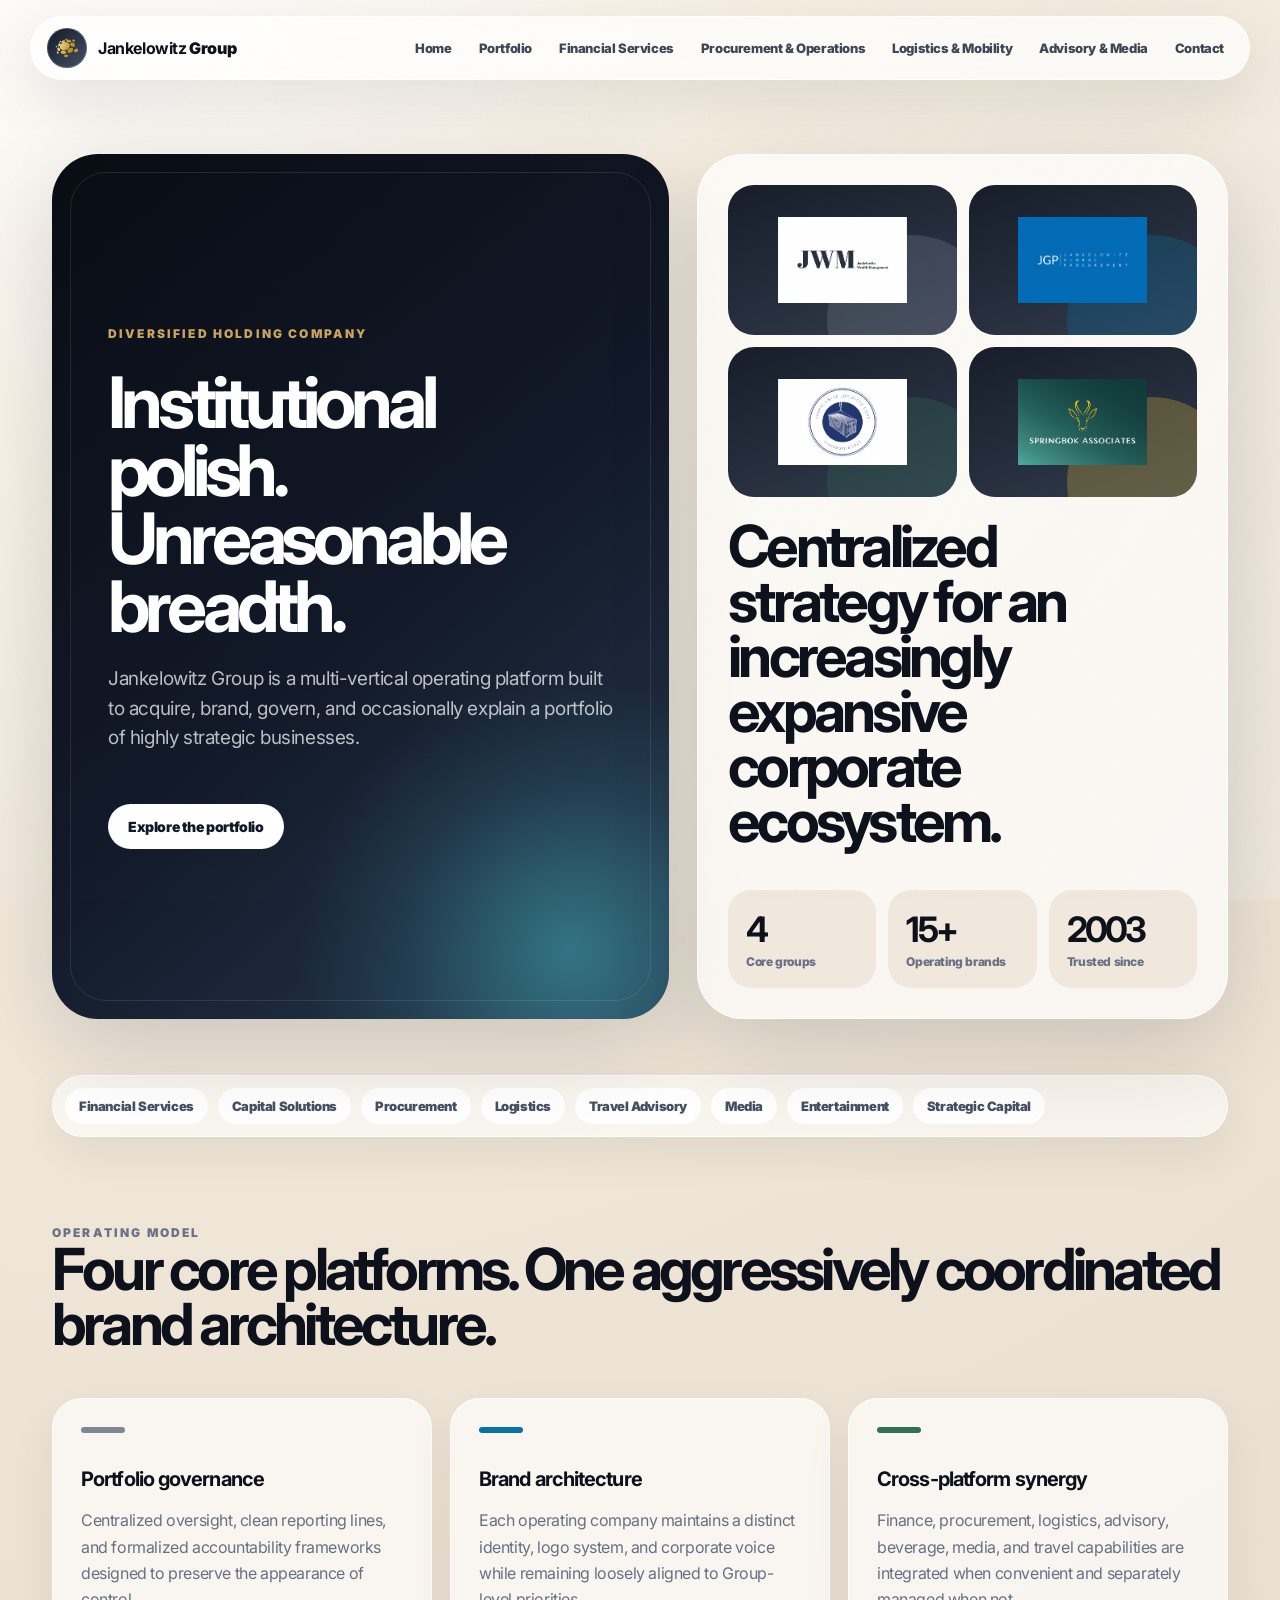
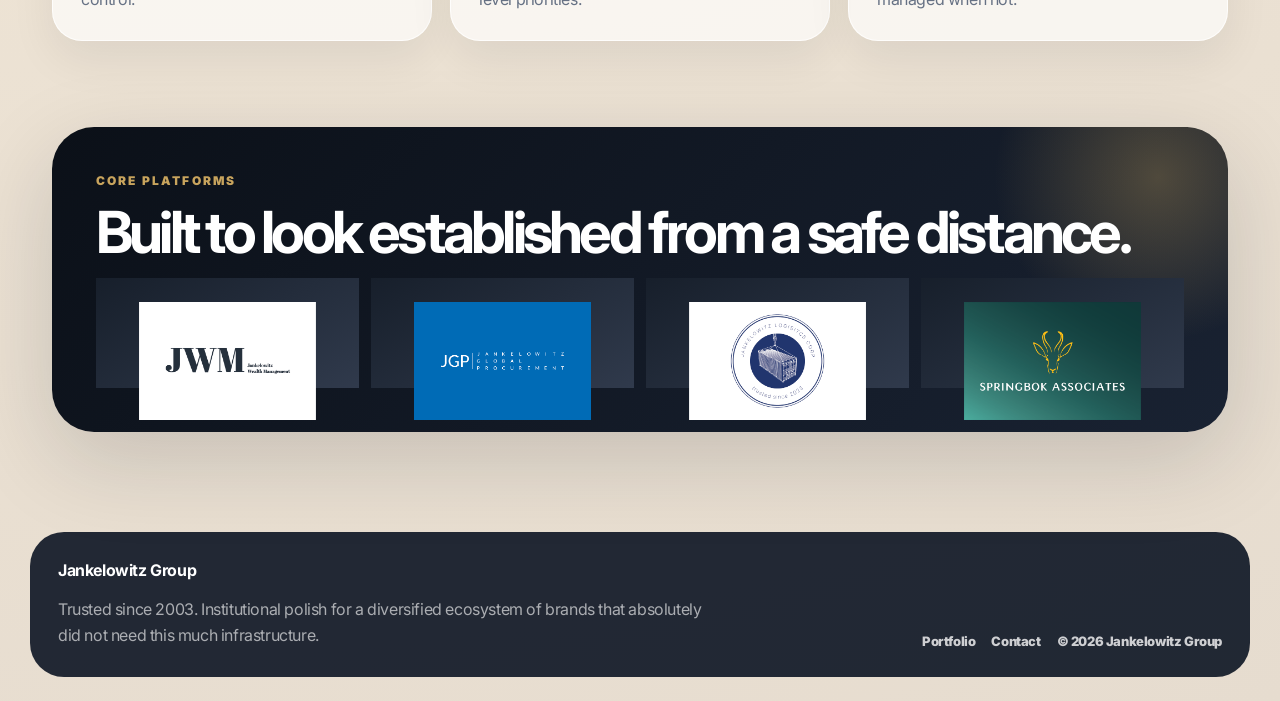
<file: index.html>
<!doctype html><html lang="en"><head><meta charset="UTF-8"><meta name="viewport" content="width=device-width, initial-scale=1.0"><title>Home | Jankelowitz Group</title><link rel="preconnect" href="https://fonts.googleapis.com"><link rel="preconnect" href="https://fonts.gstatic.com" crossorigin><link href="https://fonts.googleapis.com/css2?family=Inter:wght@400;500;600;700;800;900&display=swap" rel="stylesheet"><link rel="stylesheet" href="styles.css"><link rel="icon" href="assets/logos/jg-icon.png"></head><body><div class="grain"></div><header class="site-header"><a class="brand" href="index.html"><span class="brand-mark"><img src="assets/logos/jg-icon.png" alt="Jankelowitz Group icon"></span><span><b>Jankelowitz</b> Group</span></a><button class="menu" id="menu" aria-label="Toggle navigation">☰</button><nav class="nav" id="nav">
  <a href="index.html">Home</a>
  <a href="portfolio.html">Portfolio</a>
  <div class="nav-group"><a href="financial-services.html">Financial Services</a><div class="dropdown"><a href="global-banking-solutions.html">Global Banking Solutions</a><a href="jankelowitz-teller-services.html">Jankelowitz Teller Services</a><a href="janks-co.html">AJ & Co. Strategic Capital Partners</a></div></div>
  <div class="nav-group"><a href="procurement-operations.html">Procurement & Operations</a><div class="dropdown"><a href="procurement-operations.html#jgp">Jankelowitz Global Procurement</a><a href="procurement-operations.html#entertainment">Jank It Up Entertainment</a><a href="procurement-operations.html#specialty">Jankelowitz Specialty Services</a></div></div>
  <div class="nav-group"><a href="logistics-mobility.html">Logistics & Mobility</a><div class="dropdown"><a href="travel.html">Jankelowitz Travel Services</a><a href="logistics-mobility.html#moving">Adam's Moving & Trucking</a><a href="logistics-mobility.html#wilson">Wilson Center</a></div></div>
  <div class="nav-group"><a href="advisory-media.html">Advisory & Media</a><div class="dropdown"><a href="advisory-media.html#springbok">Springbok Associates</a><a href="advisory-media.html#media">Media portfolio</a></div></div>
  <a href="contact.html">Contact</a>
</nav></header><main>
<section class="hero"><div class="hero-copy"><p class="eyebrow">Diversified holding company</p><h1>Institutional polish. Unreasonable breadth.</h1><p class="lead">Jankelowitz Group is a multi-vertical operating platform built to acquire, brand, govern, and occasionally explain a portfolio of highly strategic businesses.</p><div class="cta-row"><a class="btn primary" href="portfolio.html">Explore the portfolio</a></div></div><div class="hero-panel"><div class="hero-logo-grid"><div class="logo-tile" style="--accent:#7f8794"><img class="" src="assets/logos/jwm.png" alt="Jankelowitz Wealth Management logo"></div><div class="logo-tile" style="--accent:#0872a5"><img class="" src="assets/logos/jgp.png" alt="Jankelowitz Global Procurement logo"></div><div class="logo-tile" style="--accent:#2f7057"><img class="" src="assets/logos/jlc.png" alt="Jankelowitz Logistics Corp. logo"></div><div class="logo-tile" style="--accent:#e4bd3d"><img class="" src="assets/logos/springbok.png" alt="Springbok logo"></div></div><div><h2>Centralized strategy for an increasingly expansive corporate ecosystem.</h2></div><div class="metrics"><div><strong>4</strong><span>Core groups</span></div><div><strong>15+</strong><span>Operating brands</span></div><div><strong>2003</strong><span>Trusted since</span></div></div></div></section>
<section class="strip"><span>Financial Services</span><span>Capital Solutions</span><span>Procurement</span><span>Logistics</span><span>Travel Advisory</span><span>Media</span><span>Entertainment</span><span>Strategic Capital</span></section>
<section class="section"><div class="section-head"><div><p class="eyebrow">Operating model</p><h2>Four core platforms. One aggressively coordinated brand architecture.</h2></div></div><div class="feature-grid"><div style="--accent:#7f8794"><h3>Portfolio governance</h3><p>Centralized oversight, clean reporting lines, and formalized accountability frameworks designed to preserve the appearance of control.</p></div><div style="--accent:#0872a5"><h3>Brand architecture</h3><p>Each operating company maintains a distinct identity, logo system, and corporate voice while remaining loosely aligned to Group-level priorities.</p></div><div style="--accent:#2f7057"><h3>Cross-platform synergy</h3><p>Finance, procurement, logistics, advisory, beverage, media, and travel capabilities are integrated when convenient and separately managed when not.</p></div></div></section>
<section class="section dark-card"><p class="eyebrow">Core platforms</p><h2>Built to look established from a safe distance.</h2><div class="logo-marquee"><div class="logo-stage"><img class="" src="assets/logos/jwm.png" alt="Jankelowitz Wealth Management logo"></div><div class="logo-stage"><img class="" src="assets/logos/jgp.png" alt="Jankelowitz Global Procurement logo"></div><div class="logo-stage"><img class="" src="assets/logos/jlc.png" alt="Jankelowitz Logistics Corp. logo"></div><div class="logo-stage"><img class="" src="assets/logos/springbok.png" alt="Springbok logo"></div></div></section>
</main><footer class="footer"><div><strong>Jankelowitz Group</strong><p>Trusted since 2003. Institutional polish for a diversified ecosystem of brands that absolutely did not need this much infrastructure.</p></div><div class="footer-links"><a href="portfolio.html">Portfolio</a><a href="contact.html">Contact</a><span>© 2026 Jankelowitz Group</span></div></footer><script src="script.js"></script></body></html>
</file>
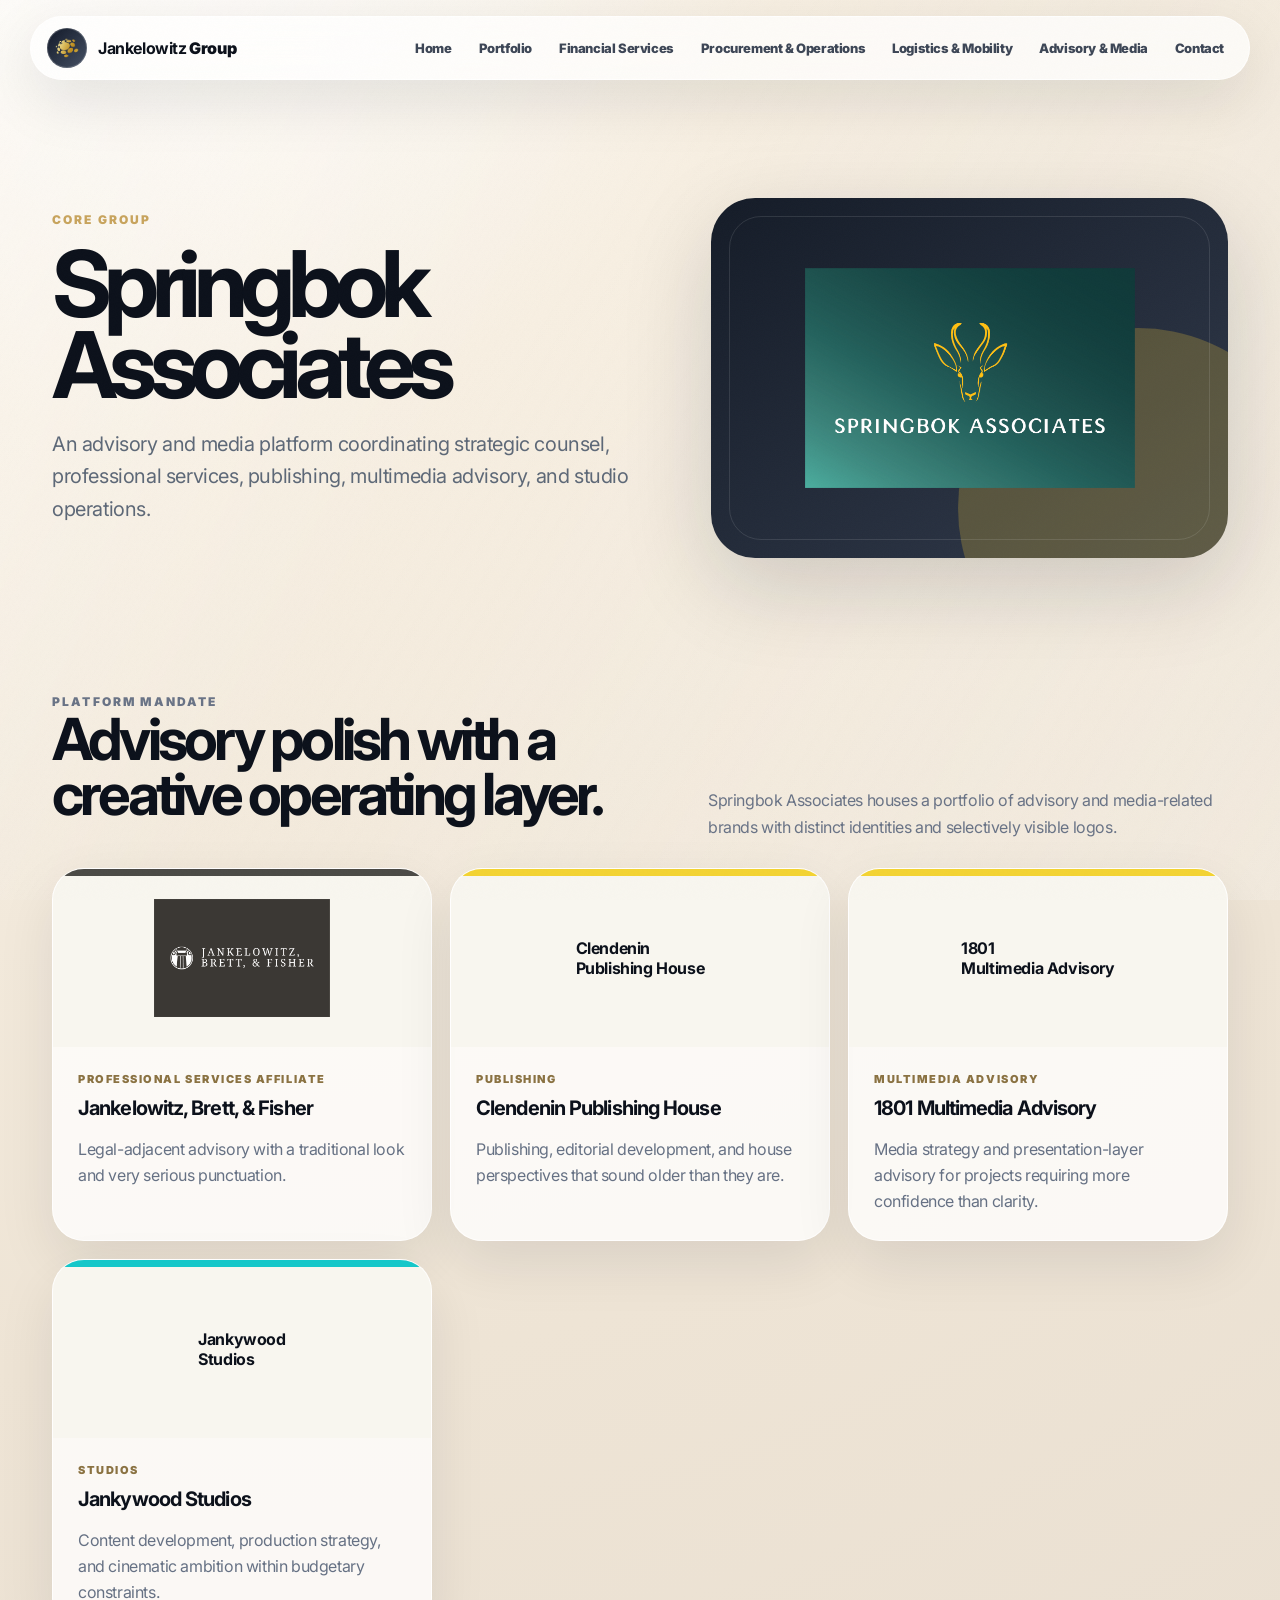
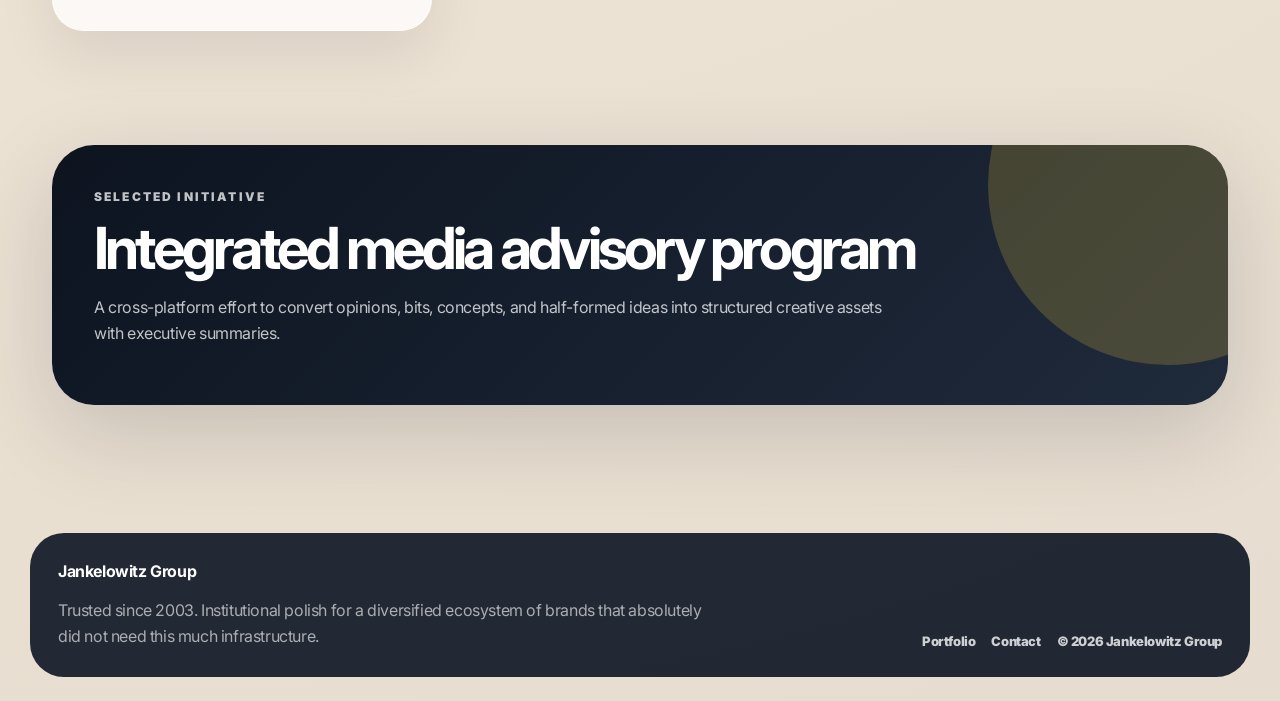
<file: advisory-media.html>
<!doctype html><html lang="en"><head><meta charset="UTF-8"><meta name="viewport" content="width=device-width, initial-scale=1.0"><title>Advisory & Media | Jankelowitz Group</title><link rel="preconnect" href="https://fonts.googleapis.com"><link rel="preconnect" href="https://fonts.gstatic.com" crossorigin><link href="https://fonts.googleapis.com/css2?family=Inter:wght@400;500;600;700;800;900&display=swap" rel="stylesheet"><link rel="stylesheet" href="styles.css"><link rel="icon" href="assets/logos/jg-icon.png"></head><body><div class="grain"></div><header class="site-header"><a class="brand" href="index.html"><span class="brand-mark"><img src="assets/logos/jg-icon.png" alt="Jankelowitz Group icon"></span><span><b>Jankelowitz</b> Group</span></a><button class="menu" id="menu" aria-label="Toggle navigation">☰</button><nav class="nav" id="nav">
  <a href="index.html">Home</a>
  <a href="portfolio.html">Portfolio</a>
  <div class="nav-group"><a href="financial-services.html">Financial Services</a><div class="dropdown"><a href="global-banking-solutions.html">Global Banking Solutions</a><a href="jankelowitz-teller-services.html">Jankelowitz Teller Services</a><a href="janks-co.html">AJ & Co. Strategic Capital Partners</a></div></div>
  <div class="nav-group"><a href="procurement-operations.html">Procurement & Operations</a><div class="dropdown"><a href="procurement-operations.html#jgp">Jankelowitz Global Procurement</a><a href="procurement-operations.html#entertainment">Jank It Up Entertainment</a><a href="procurement-operations.html#specialty">Jankelowitz Specialty Services</a></div></div>
  <div class="nav-group"><a href="logistics-mobility.html">Logistics & Mobility</a><div class="dropdown"><a href="travel.html">Jankelowitz Travel Services</a><a href="logistics-mobility.html#moving">Adam's Moving & Trucking</a><a href="logistics-mobility.html#wilson">Wilson Center</a></div></div>
  <div class="nav-group"><a href="advisory-media.html">Advisory & Media</a><div class="dropdown"><a href="advisory-media.html#springbok">Springbok Associates</a><a href="advisory-media.html#media">Media portfolio</a></div></div>
  <a href="contact.html">Contact</a>
</nav></header><main><section class="profile-hero" id="springbok"><div class="profile-copy"><p class="eyebrow">Core group</p><h1>Springbok Associates</h1><p class="lead mutedlead">An advisory and media platform coordinating strategic counsel, professional services, publishing, multimedia advisory, and studio operations.</p></div><div class="profile-logo" style="--accent:#e4bd3d"><img class="" src="assets/logos/springbok.png" alt="Springbok Associates logo"></div></section>
<section class="section"><div class="section-head"><div><p class="eyebrow">Platform mandate</p><h2>Advisory polish with a creative operating layer.</h2></div><p>Springbok Associates houses a portfolio of advisory and media-related brands with distinct identities and selectively visible logos.</p></div><div class="company-grid"><article  class="company-card" style="--accent:#4b4a46">
      <div class="logo-stage dark-logo"><img class="" src="assets/logos/jbf.png" alt="Jankelowitz, Brett, &amp; Fisher logo"></div>
      <div class="company-body"><span>Professional services affiliate</span><h3>Jankelowitz, Brett, & Fisher</h3><p>Legal-adjacent advisory with a traditional look and very serious punctuation.</p></div>
    </article><article class="company-card" style="--accent:#f3d332"><div class="logo-stage dark-logo"><strong>Clendenin<br>Publishing House</strong></div><div class="company-body"><span>Publishing</span><h3>Clendenin Publishing House</h3><p>Publishing, editorial development, and house perspectives that sound older than they are.</p></div></article><article class="company-card" style="--accent:#f3d332"><div class="logo-stage dark-logo"><strong>1801<br>Multimedia Advisory</strong></div><div class="company-body"><span>Multimedia Advisory</span><h3>1801 Multimedia Advisory</h3><p>Media strategy and presentation-layer advisory for projects requiring more confidence than clarity.</p></div></article><article class="company-card" style="--accent:#16c7c9"><div class="logo-stage dark-logo"><strong>Jankywood<br>Studios</strong></div><div class="company-body"><span>Studios</span><h3>Jankywood Studios</h3><p>Content development, production strategy, and cinematic ambition within budgetary constraints.</p></div></article></div></section>
<section class="spotlight" id="media" style="--accent:#e4bd3d"><p class="eyebrow">Selected initiative</p><h2>Integrated media advisory program</h2><p>A cross-platform effort to convert opinions, bits, concepts, and half-formed ideas into structured creative assets with executive summaries.</p></section>
</main><footer class="footer"><div><strong>Jankelowitz Group</strong><p>Trusted since 2003. Institutional polish for a diversified ecosystem of brands that absolutely did not need this much infrastructure.</p></div><div class="footer-links"><a href="portfolio.html">Portfolio</a><a href="contact.html">Contact</a><span>© 2026 Jankelowitz Group</span></div></footer><script src="script.js"></script></body></html>
</file>
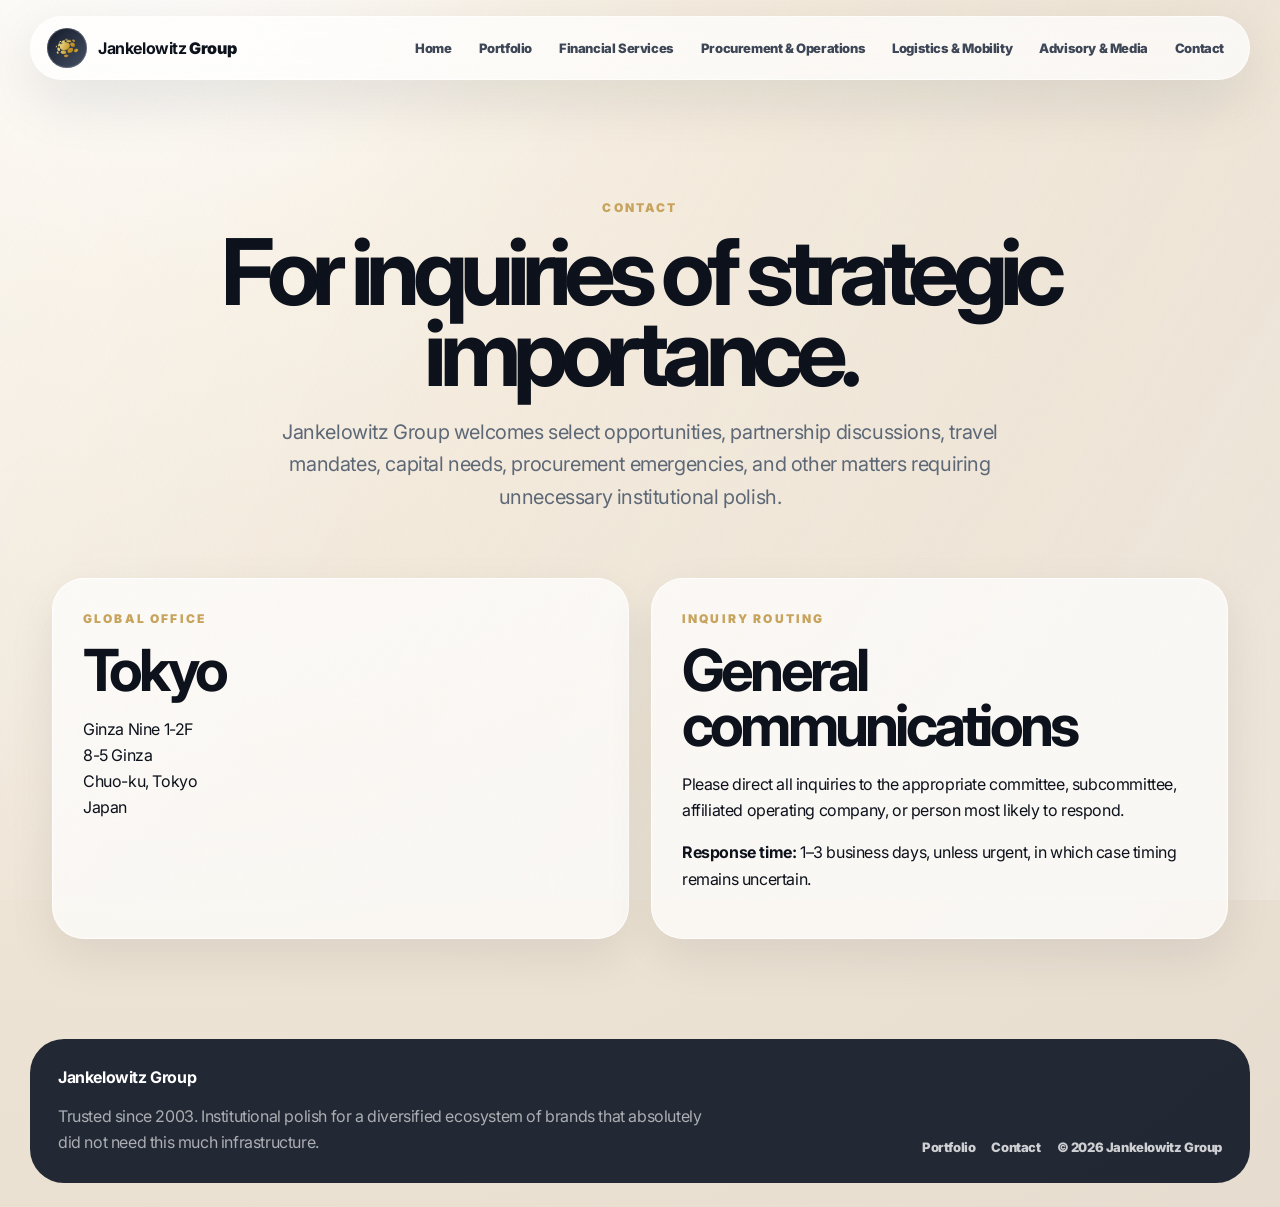
<file: contact.html>
<!doctype html><html lang="en"><head><meta charset="UTF-8"><meta name="viewport" content="width=device-width, initial-scale=1.0"><title>Contact | Jankelowitz Group</title><link rel="preconnect" href="https://fonts.googleapis.com"><link rel="preconnect" href="https://fonts.gstatic.com" crossorigin><link href="https://fonts.googleapis.com/css2?family=Inter:wght@400;500;600;700;800;900&display=swap" rel="stylesheet"><link rel="stylesheet" href="styles.css"><link rel="icon" href="assets/logos/jg-icon.png"></head><body><div class="grain"></div><header class="site-header"><a class="brand" href="index.html"><span class="brand-mark"><img src="assets/logos/jg-icon.png" alt="Jankelowitz Group icon"></span><span><b>Jankelowitz</b> Group</span></a><button class="menu" id="menu" aria-label="Toggle navigation">☰</button><nav class="nav" id="nav">
  <a href="index.html">Home</a>
  <a href="portfolio.html">Portfolio</a>
  <div class="nav-group"><a href="financial-services.html">Financial Services</a><div class="dropdown"><a href="global-banking-solutions.html">Global Banking Solutions</a><a href="jankelowitz-teller-services.html">Jankelowitz Teller Services</a><a href="janks-co.html">AJ & Co. Strategic Capital Partners</a></div></div>
  <div class="nav-group"><a href="procurement-operations.html">Procurement & Operations</a><div class="dropdown"><a href="procurement-operations.html#jgp">Jankelowitz Global Procurement</a><a href="procurement-operations.html#entertainment">Jank It Up Entertainment</a><a href="procurement-operations.html#specialty">Jankelowitz Specialty Services</a></div></div>
  <div class="nav-group"><a href="logistics-mobility.html">Logistics & Mobility</a><div class="dropdown"><a href="travel.html">Jankelowitz Travel Services</a><a href="logistics-mobility.html#moving">Adam's Moving & Trucking</a><a href="logistics-mobility.html#wilson">Wilson Center</a></div></div>
  <div class="nav-group"><a href="advisory-media.html">Advisory & Media</a><div class="dropdown"><a href="advisory-media.html#springbok">Springbok Associates</a><a href="advisory-media.html#media">Media portfolio</a></div></div>
  <a href="contact.html">Contact</a>
</nav></header><main>
<section class="page-hero"><p class="eyebrow">Contact</p><h1>For inquiries of strategic importance.</h1><p class="lead">Jankelowitz Group welcomes select opportunities, partnership discussions, travel mandates, capital needs, procurement emergencies, and other matters requiring unnecessary institutional polish.</p></section>
<section class="contact-card"><div><p class="eyebrow">Global office</p><h2>Tokyo</h2><p>Ginza Nine 1-2F<br>8-5 Ginza<br>Chuo-ku, Tokyo<br>Japan</p></div><div><p class="eyebrow">Inquiry routing</p><h2>General communications</h2><p>Please direct all inquiries to the appropriate committee, subcommittee, affiliated operating company, or person most likely to respond.</p><p><strong>Response time:</strong> 1–3 business days, unless urgent, in which case timing remains uncertain.</p></div></section>
</main><footer class="footer"><div><strong>Jankelowitz Group</strong><p>Trusted since 2003. Institutional polish for a diversified ecosystem of brands that absolutely did not need this much infrastructure.</p></div><div class="footer-links"><a href="portfolio.html">Portfolio</a><a href="contact.html">Contact</a><span>© 2026 Jankelowitz Group</span></div></footer><script src="script.js"></script></body></html>
</file>
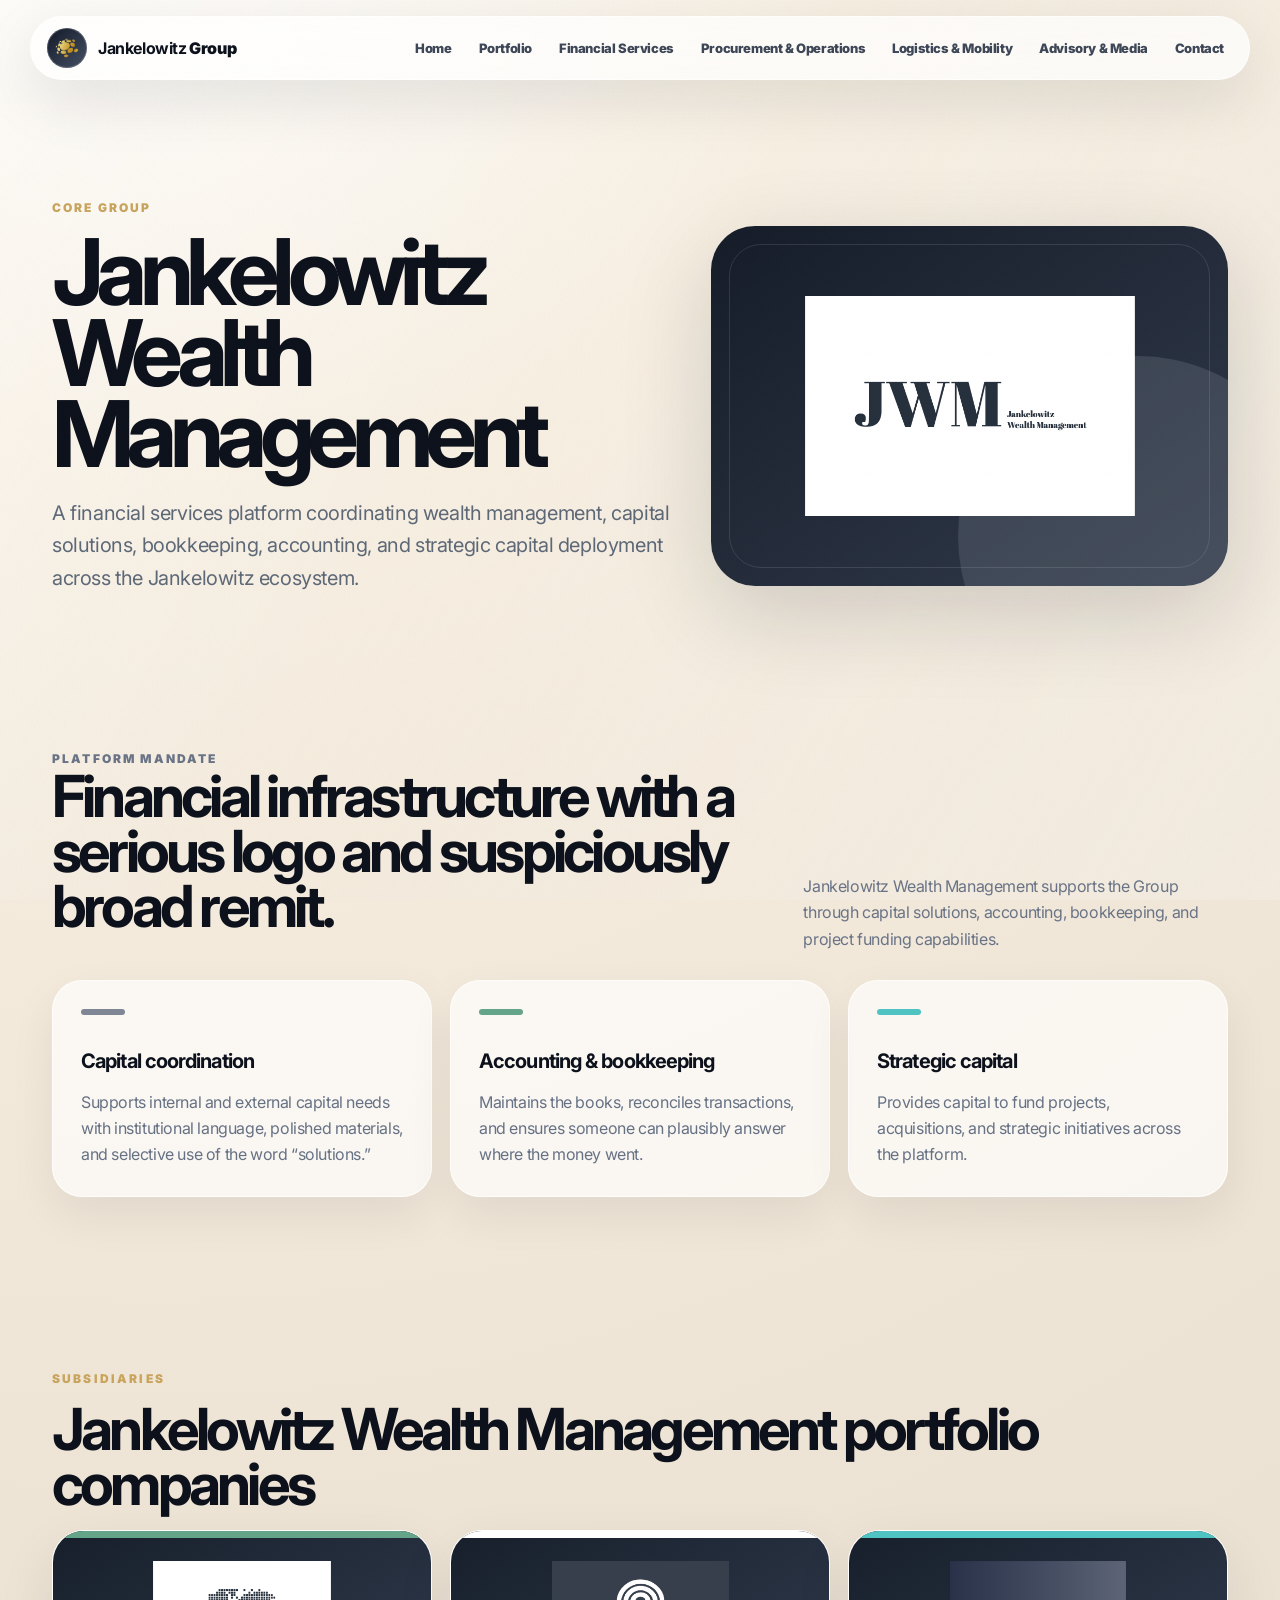
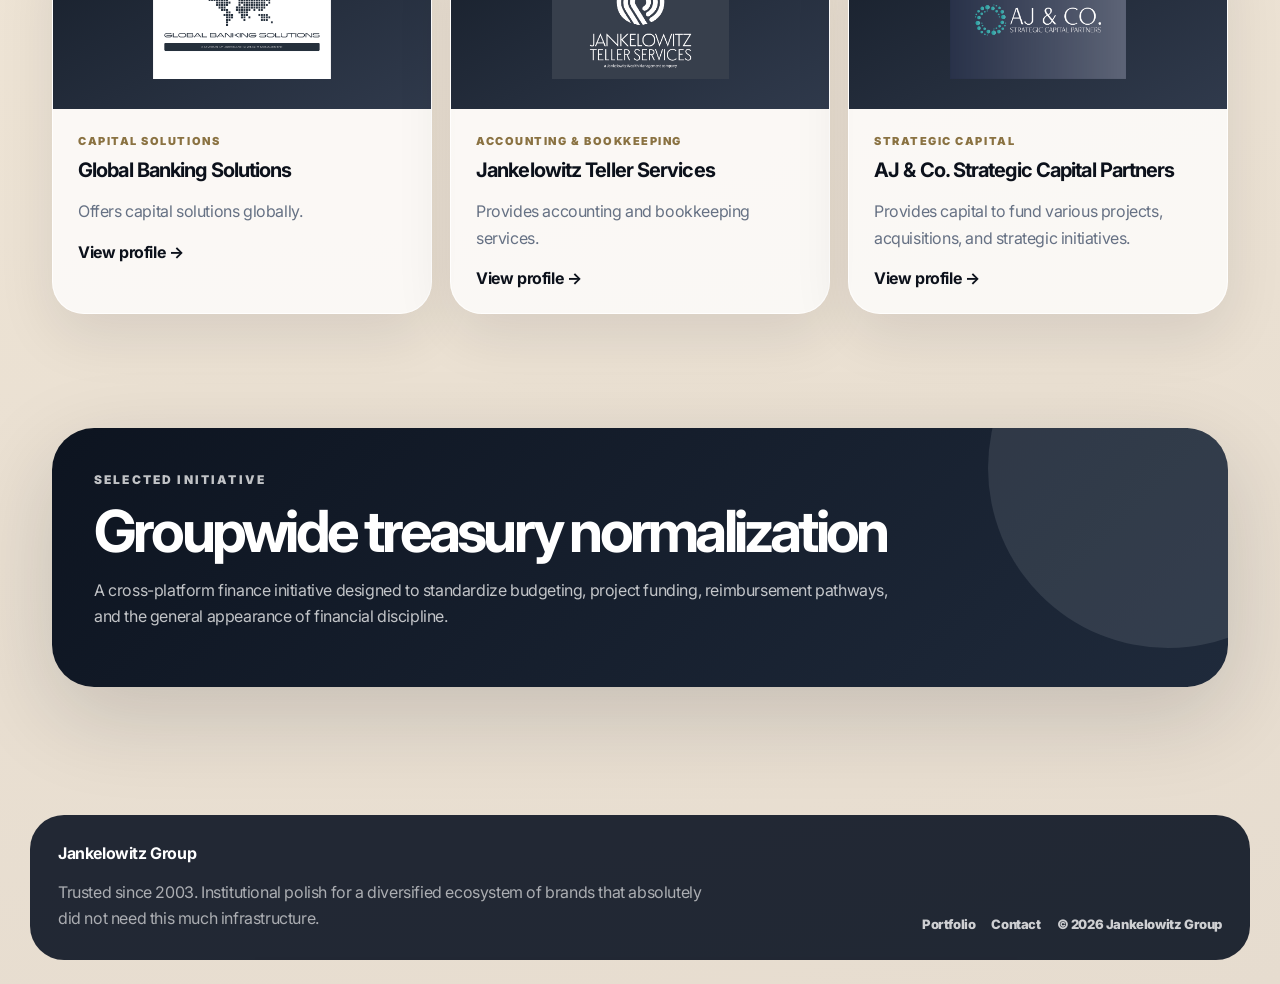
<file: financial-services.html>
<!doctype html><html lang="en"><head><meta charset="UTF-8"><meta name="viewport" content="width=device-width, initial-scale=1.0"><title>Financial Services | Jankelowitz Group</title><link rel="preconnect" href="https://fonts.googleapis.com"><link rel="preconnect" href="https://fonts.gstatic.com" crossorigin><link href="https://fonts.googleapis.com/css2?family=Inter:wght@400;500;600;700;800;900&display=swap" rel="stylesheet"><link rel="stylesheet" href="styles.css"><link rel="icon" href="assets/logos/jg-icon.png"></head><body><div class="grain"></div><header class="site-header"><a class="brand" href="index.html"><span class="brand-mark"><img src="assets/logos/jg-icon.png" alt="Jankelowitz Group icon"></span><span><b>Jankelowitz</b> Group</span></a><button class="menu" id="menu" aria-label="Toggle navigation">☰</button><nav class="nav" id="nav">
  <a href="index.html">Home</a>
  <a href="portfolio.html">Portfolio</a>
  <div class="nav-group"><a href="financial-services.html">Financial Services</a><div class="dropdown"><a href="global-banking-solutions.html">Global Banking Solutions</a><a href="jankelowitz-teller-services.html">Jankelowitz Teller Services</a><a href="janks-co.html">AJ & Co. Strategic Capital Partners</a></div></div>
  <div class="nav-group"><a href="procurement-operations.html">Procurement & Operations</a><div class="dropdown"><a href="procurement-operations.html#jgp">Jankelowitz Global Procurement</a><a href="procurement-operations.html#entertainment">Jank It Up Entertainment</a><a href="procurement-operations.html#specialty">Jankelowitz Specialty Services</a></div></div>
  <div class="nav-group"><a href="logistics-mobility.html">Logistics & Mobility</a><div class="dropdown"><a href="travel.html">Jankelowitz Travel Services</a><a href="logistics-mobility.html#moving">Adam's Moving & Trucking</a><a href="logistics-mobility.html#wilson">Wilson Center</a></div></div>
  <div class="nav-group"><a href="advisory-media.html">Advisory & Media</a><div class="dropdown"><a href="advisory-media.html#springbok">Springbok Associates</a><a href="advisory-media.html#media">Media portfolio</a></div></div>
  <a href="contact.html">Contact</a>
</nav></header><main><section class="profile-hero"><div class="profile-copy"><p class="eyebrow">Core group</p><h1>Jankelowitz Wealth Management</h1><p class="lead mutedlead">A financial services platform coordinating wealth management, capital solutions, bookkeeping, accounting, and strategic capital deployment across the Jankelowitz ecosystem.</p></div><div class="profile-logo" style="--accent:#7f8794"><img class="" src="assets/logos/jwm.png" alt="Jankelowitz Wealth Management logo"></div></section>
<section class="section"><div class="section-head"><div><p class="eyebrow">Platform mandate</p><h2>Financial infrastructure with a serious logo and suspiciously broad remit.</h2></div><p>Jankelowitz Wealth Management supports the Group through capital solutions, accounting, bookkeeping, and project funding capabilities.</p></div><div class="feature-grid"><div style="--accent:#7f8794"><h3>Capital coordination</h3><p>Supports internal and external capital needs with institutional language, polished materials, and selective use of the word “solutions.”</p></div><div style="--accent:#64a489"><h3>Accounting & bookkeeping</h3><p>Maintains the books, reconciles transactions, and ensures someone can plausibly answer where the money went.</p></div><div style="--accent:#4fc3c2"><h3>Strategic capital</h3><p>Provides capital to fund projects, acquisitions, and strategic initiatives across the platform.</p></div></div></section>
<section class="section"><p class="eyebrow">Subsidiaries</p><h2>Jankelowitz Wealth Management portfolio companies</h2><div class="company-grid"><a href="global-banking-solutions.html" class="company-card" style="--accent:#64a489">
      <div class="logo-stage"><img class="" src="assets/logos/gbs.png" alt="Global Banking Solutions logo"></div>
      <div class="company-body"><span>Capital solutions</span><h3>Global Banking Solutions</h3><p>Offers capital solutions globally.</p><b>View profile →</b></div>
    </a><a href="jankelowitz-teller-services.html" class="company-card" style="--accent:#ffffff">
      <div class="logo-stage"><img class="" src="assets/logos/teller.png" alt="Jankelowitz Teller Services logo"></div>
      <div class="company-body"><span>Accounting & bookkeeping</span><h3>Jankelowitz Teller Services</h3><p>Provides accounting and bookkeeping services.</p><b>View profile →</b></div>
    </a><a href="janks-co.html" class="company-card" style="--accent:#4fc3c2">
      <div class="logo-stage"><img class="" src="assets/logos/janksco.png" alt="AJ &amp; Co. Strategic Capital Partners logo"></div>
      <div class="company-body"><span>Strategic capital</span><h3>AJ & Co. Strategic Capital Partners</h3><p>Provides capital to fund various projects, acquisitions, and strategic initiatives.</p><b>View profile →</b></div>
    </a></div></section>
<section class="spotlight" style="--accent:#7f8794"><p class="eyebrow">Selected initiative</p><h2>Groupwide treasury normalization</h2><p>A cross-platform finance initiative designed to standardize budgeting, project funding, reimbursement pathways, and the general appearance of financial discipline.</p></section>
</main><footer class="footer"><div><strong>Jankelowitz Group</strong><p>Trusted since 2003. Institutional polish for a diversified ecosystem of brands that absolutely did not need this much infrastructure.</p></div><div class="footer-links"><a href="portfolio.html">Portfolio</a><a href="contact.html">Contact</a><span>© 2026 Jankelowitz Group</span></div></footer><script src="script.js"></script></body></html>
</file>
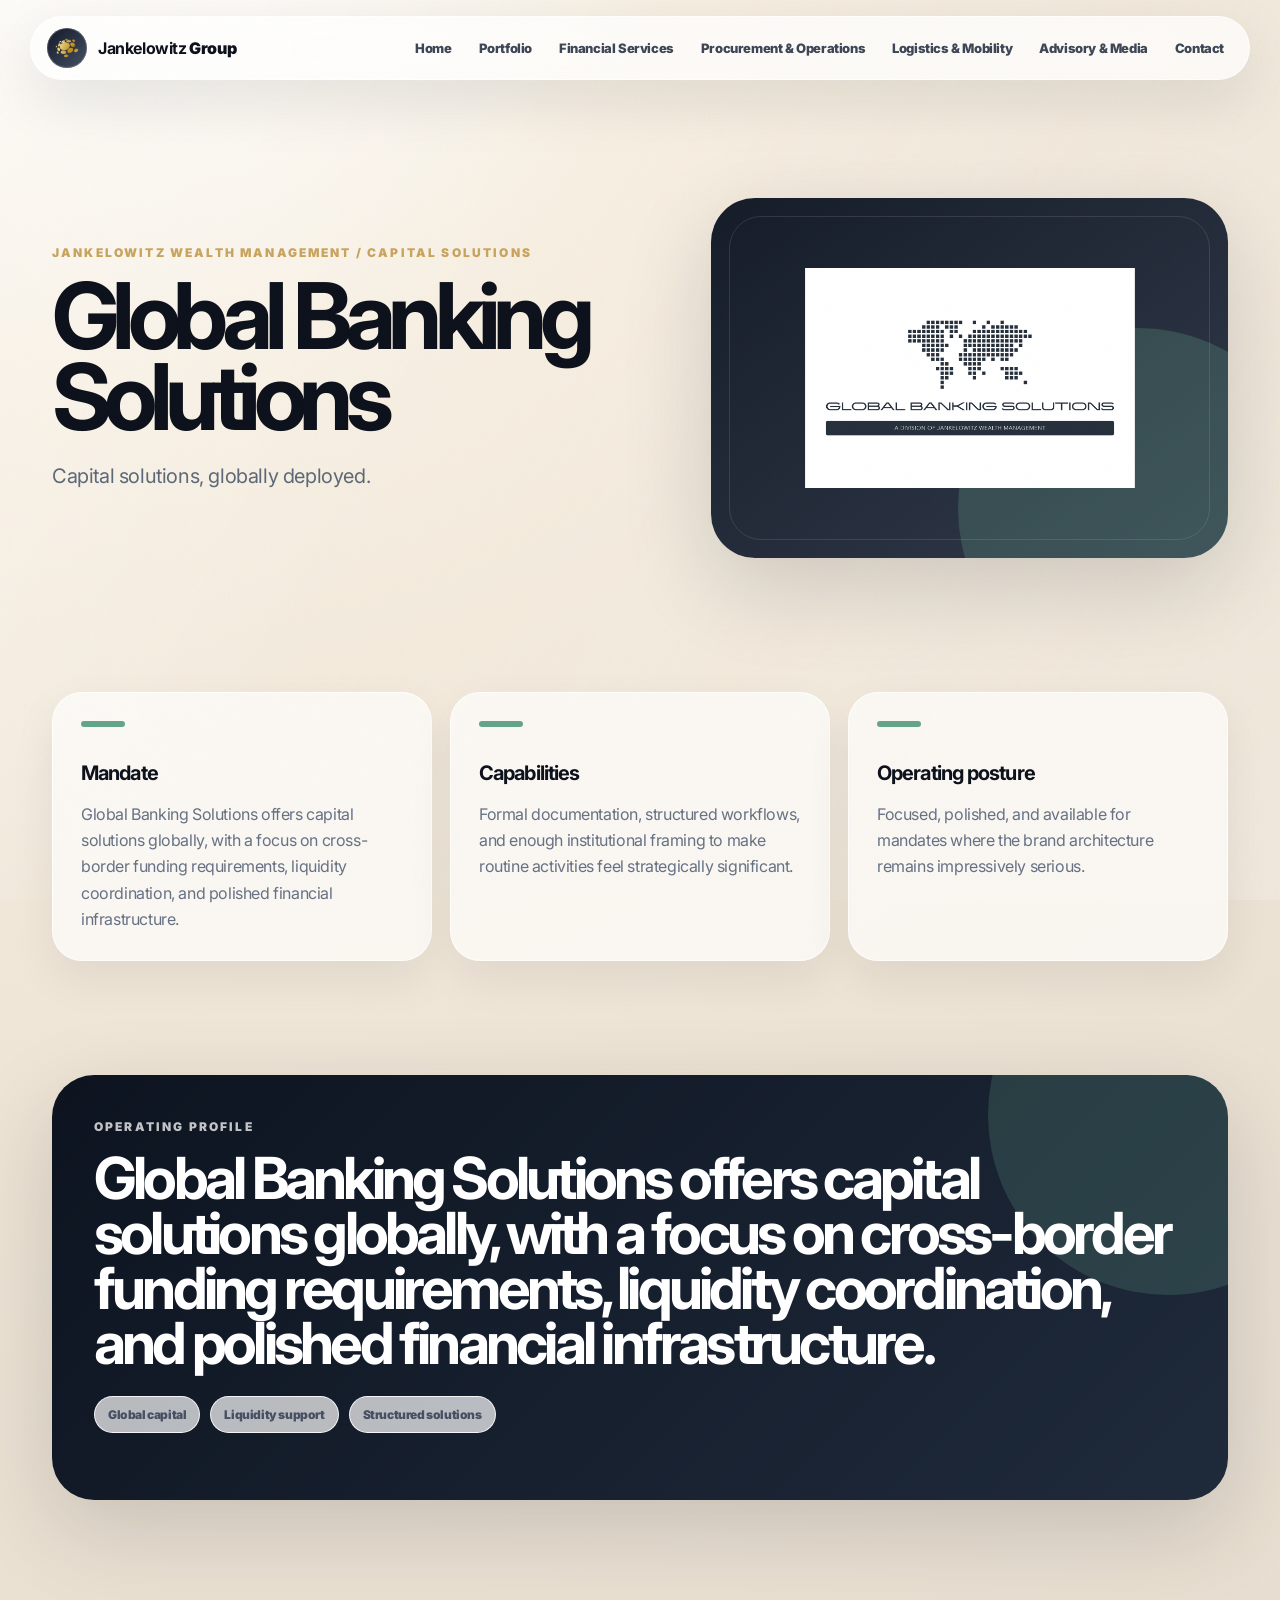
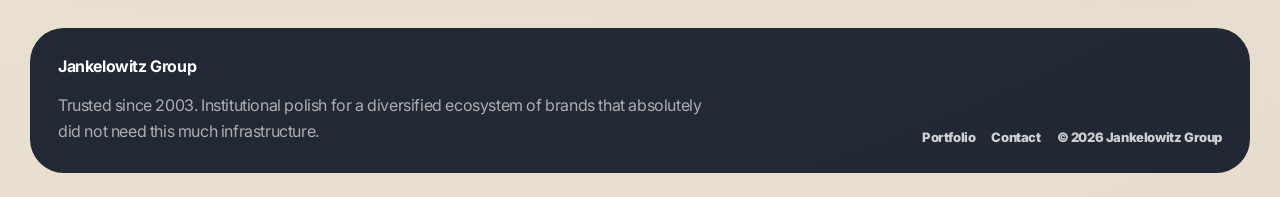
<file: global-banking-solutions.html>
<!doctype html><html lang="en"><head><meta charset="UTF-8"><meta name="viewport" content="width=device-width, initial-scale=1.0"><title>Global Banking Solutions | Jankelowitz Group</title><link rel="preconnect" href="https://fonts.googleapis.com"><link rel="preconnect" href="https://fonts.gstatic.com" crossorigin><link href="https://fonts.googleapis.com/css2?family=Inter:wght@400;500;600;700;800;900&display=swap" rel="stylesheet"><link rel="stylesheet" href="styles.css"><link rel="icon" href="assets/logos/jg-icon.png"></head><body><div class="grain"></div><header class="site-header"><a class="brand" href="index.html"><span class="brand-mark"><img src="assets/logos/jg-icon.png" alt="Jankelowitz Group icon"></span><span><b>Jankelowitz</b> Group</span></a><button class="menu" id="menu" aria-label="Toggle navigation">☰</button><nav class="nav" id="nav">
  <a href="index.html">Home</a>
  <a href="portfolio.html">Portfolio</a>
  <div class="nav-group"><a href="financial-services.html">Financial Services</a><div class="dropdown"><a href="global-banking-solutions.html">Global Banking Solutions</a><a href="jankelowitz-teller-services.html">Jankelowitz Teller Services</a><a href="janks-co.html">AJ & Co. Strategic Capital Partners</a></div></div>
  <div class="nav-group"><a href="procurement-operations.html">Procurement & Operations</a><div class="dropdown"><a href="procurement-operations.html#jgp">Jankelowitz Global Procurement</a><a href="procurement-operations.html#entertainment">Jank It Up Entertainment</a><a href="procurement-operations.html#specialty">Jankelowitz Specialty Services</a></div></div>
  <div class="nav-group"><a href="logistics-mobility.html">Logistics & Mobility</a><div class="dropdown"><a href="travel.html">Jankelowitz Travel Services</a><a href="logistics-mobility.html#moving">Adam's Moving & Trucking</a><a href="logistics-mobility.html#wilson">Wilson Center</a></div></div>
  <div class="nav-group"><a href="advisory-media.html">Advisory & Media</a><div class="dropdown"><a href="advisory-media.html#springbok">Springbok Associates</a><a href="advisory-media.html#media">Media portfolio</a></div></div>
  <a href="contact.html">Contact</a>
</nav></header><main><section class="profile-hero"><div class="profile-copy"><p class="eyebrow">Jankelowitz Wealth Management / Capital Solutions</p><h1>Global Banking Solutions</h1><p class="lead mutedlead">Capital solutions, globally deployed.</p></div><div class="profile-logo" style="--accent:#64a489"><img class="" src="assets/logos/gbs.png" alt="Global Banking Solutions logo"></div></section><section class="section"><div class="feature-grid"><div style="--accent:#64a489"><h3>Mandate</h3><p>Global Banking Solutions offers capital solutions globally, with a focus on cross-border funding requirements, liquidity coordination, and polished financial infrastructure.</p></div><div style="--accent:#64a489"><h3>Capabilities</h3><p>Formal documentation, structured workflows, and enough institutional framing to make routine activities feel strategically significant.</p></div><div style="--accent:#64a489"><h3>Operating posture</h3><p>Focused, polished, and available for mandates where the brand architecture remains impressively serious.</p></div></div></section><section class="spotlight" style="--accent:#64a489"><p class="eyebrow">Operating profile</p><h2>Global Banking Solutions offers capital solutions globally, with a focus on cross-border funding requirements, liquidity coordination, and polished financial infrastructure.</h2><div class="pill-row"><span>Global capital</span><span>Liquidity support</span><span>Structured solutions</span></div></section></main><footer class="footer"><div><strong>Jankelowitz Group</strong><p>Trusted since 2003. Institutional polish for a diversified ecosystem of brands that absolutely did not need this much infrastructure.</p></div><div class="footer-links"><a href="portfolio.html">Portfolio</a><a href="contact.html">Contact</a><span>© 2026 Jankelowitz Group</span></div></footer><script src="script.js"></script></body></html>
</file>
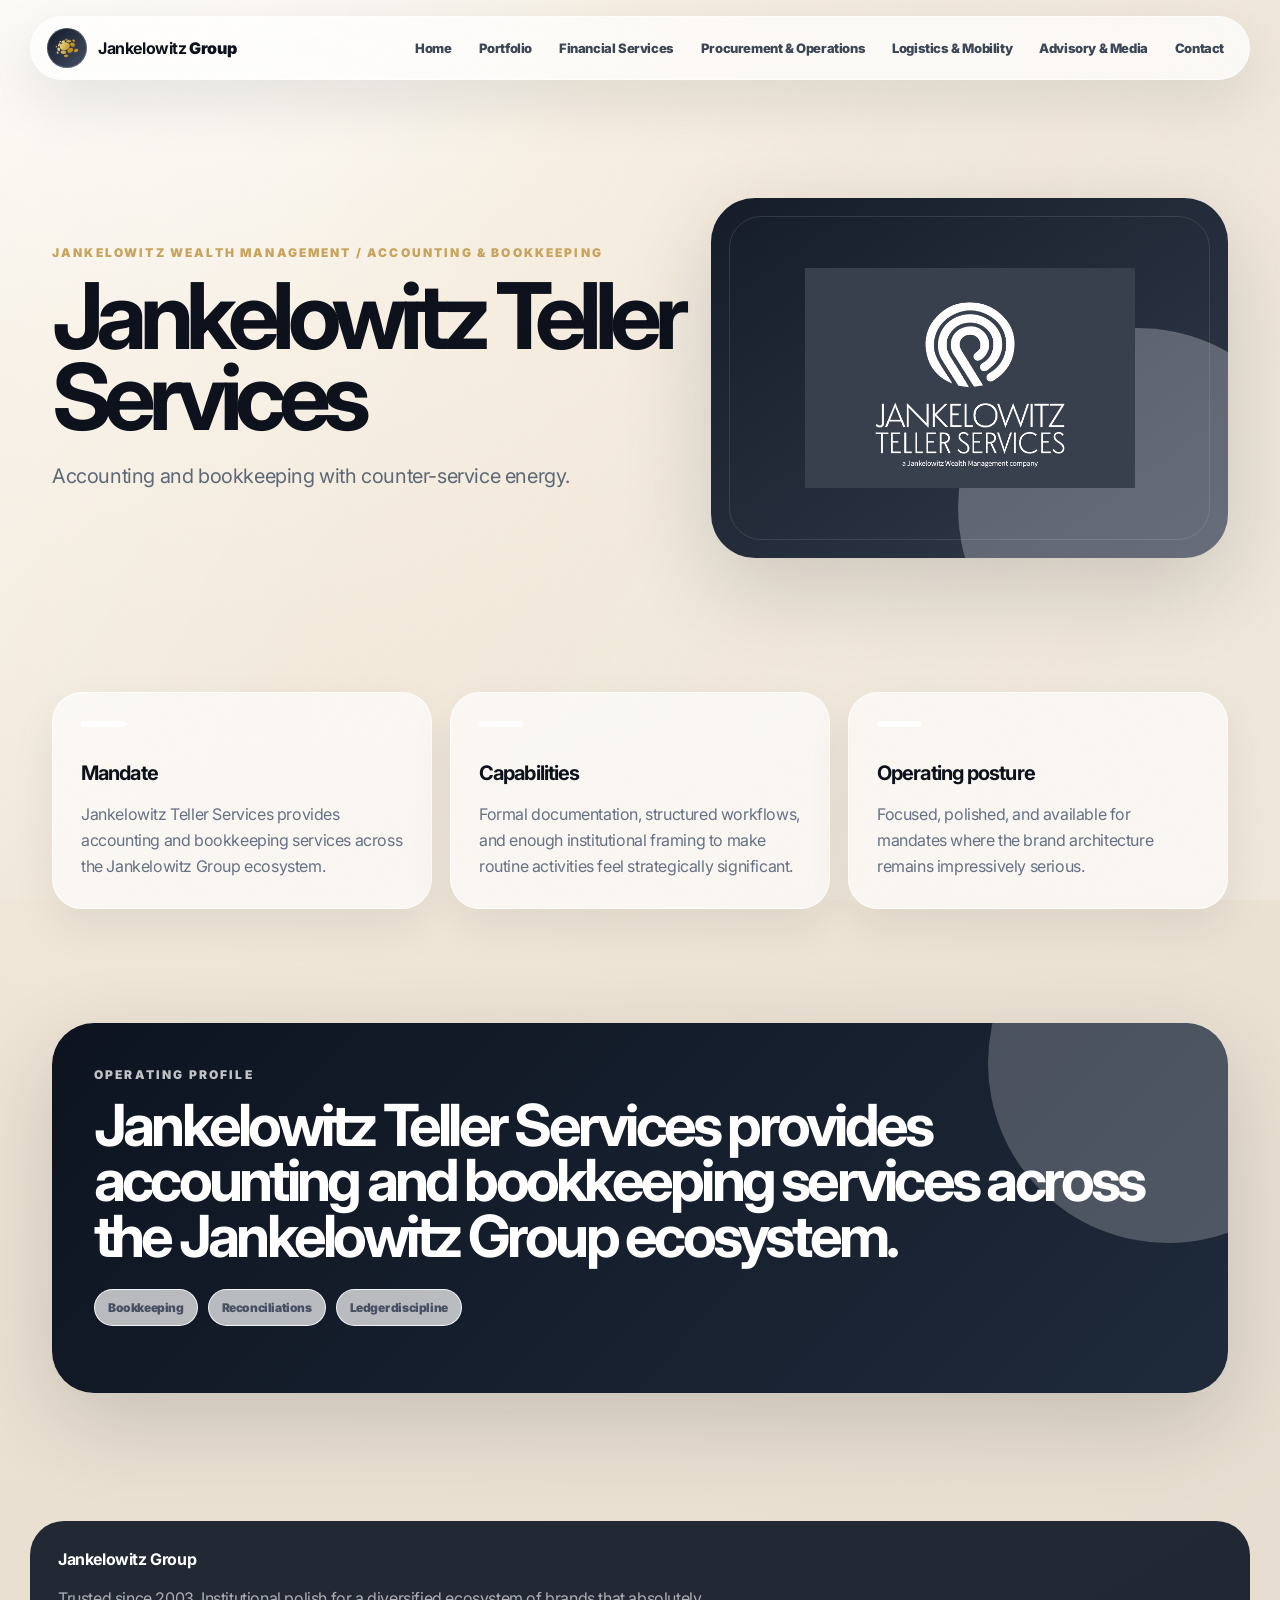
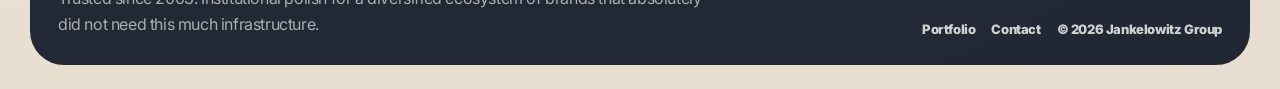
<file: jankelowitz-teller-services.html>
<!doctype html><html lang="en"><head><meta charset="UTF-8"><meta name="viewport" content="width=device-width, initial-scale=1.0"><title>Jankelowitz Teller Services | Jankelowitz Group</title><link rel="preconnect" href="https://fonts.googleapis.com"><link rel="preconnect" href="https://fonts.gstatic.com" crossorigin><link href="https://fonts.googleapis.com/css2?family=Inter:wght@400;500;600;700;800;900&display=swap" rel="stylesheet"><link rel="stylesheet" href="styles.css"><link rel="icon" href="assets/logos/jg-icon.png"></head><body><div class="grain"></div><header class="site-header"><a class="brand" href="index.html"><span class="brand-mark"><img src="assets/logos/jg-icon.png" alt="Jankelowitz Group icon"></span><span><b>Jankelowitz</b> Group</span></a><button class="menu" id="menu" aria-label="Toggle navigation">☰</button><nav class="nav" id="nav">
  <a href="index.html">Home</a>
  <a href="portfolio.html">Portfolio</a>
  <div class="nav-group"><a href="financial-services.html">Financial Services</a><div class="dropdown"><a href="global-banking-solutions.html">Global Banking Solutions</a><a href="jankelowitz-teller-services.html">Jankelowitz Teller Services</a><a href="janks-co.html">AJ & Co. Strategic Capital Partners</a></div></div>
  <div class="nav-group"><a href="procurement-operations.html">Procurement & Operations</a><div class="dropdown"><a href="procurement-operations.html#jgp">Jankelowitz Global Procurement</a><a href="procurement-operations.html#entertainment">Jank It Up Entertainment</a><a href="procurement-operations.html#specialty">Jankelowitz Specialty Services</a></div></div>
  <div class="nav-group"><a href="logistics-mobility.html">Logistics & Mobility</a><div class="dropdown"><a href="travel.html">Jankelowitz Travel Services</a><a href="logistics-mobility.html#moving">Adam's Moving & Trucking</a><a href="logistics-mobility.html#wilson">Wilson Center</a></div></div>
  <div class="nav-group"><a href="advisory-media.html">Advisory & Media</a><div class="dropdown"><a href="advisory-media.html#springbok">Springbok Associates</a><a href="advisory-media.html#media">Media portfolio</a></div></div>
  <a href="contact.html">Contact</a>
</nav></header><main><section class="profile-hero"><div class="profile-copy"><p class="eyebrow">Jankelowitz Wealth Management / Accounting & Bookkeeping</p><h1>Jankelowitz Teller Services</h1><p class="lead mutedlead">Accounting and bookkeeping with counter-service energy.</p></div><div class="profile-logo" style="--accent:#ffffff"><img class="" src="assets/logos/teller.png" alt="Jankelowitz Teller Services logo"></div></section><section class="section"><div class="feature-grid"><div style="--accent:#ffffff"><h3>Mandate</h3><p>Jankelowitz Teller Services provides accounting and bookkeeping services across the Jankelowitz Group ecosystem.</p></div><div style="--accent:#ffffff"><h3>Capabilities</h3><p>Formal documentation, structured workflows, and enough institutional framing to make routine activities feel strategically significant.</p></div><div style="--accent:#ffffff"><h3>Operating posture</h3><p>Focused, polished, and available for mandates where the brand architecture remains impressively serious.</p></div></div></section><section class="spotlight" style="--accent:#ffffff"><p class="eyebrow">Operating profile</p><h2>Jankelowitz Teller Services provides accounting and bookkeeping services across the Jankelowitz Group ecosystem.</h2><div class="pill-row"><span>Bookkeeping</span><span>Reconciliations</span><span>Ledger discipline</span></div></section></main><footer class="footer"><div><strong>Jankelowitz Group</strong><p>Trusted since 2003. Institutional polish for a diversified ecosystem of brands that absolutely did not need this much infrastructure.</p></div><div class="footer-links"><a href="portfolio.html">Portfolio</a><a href="contact.html">Contact</a><span>© 2026 Jankelowitz Group</span></div></footer><script src="script.js"></script></body></html>
</file>
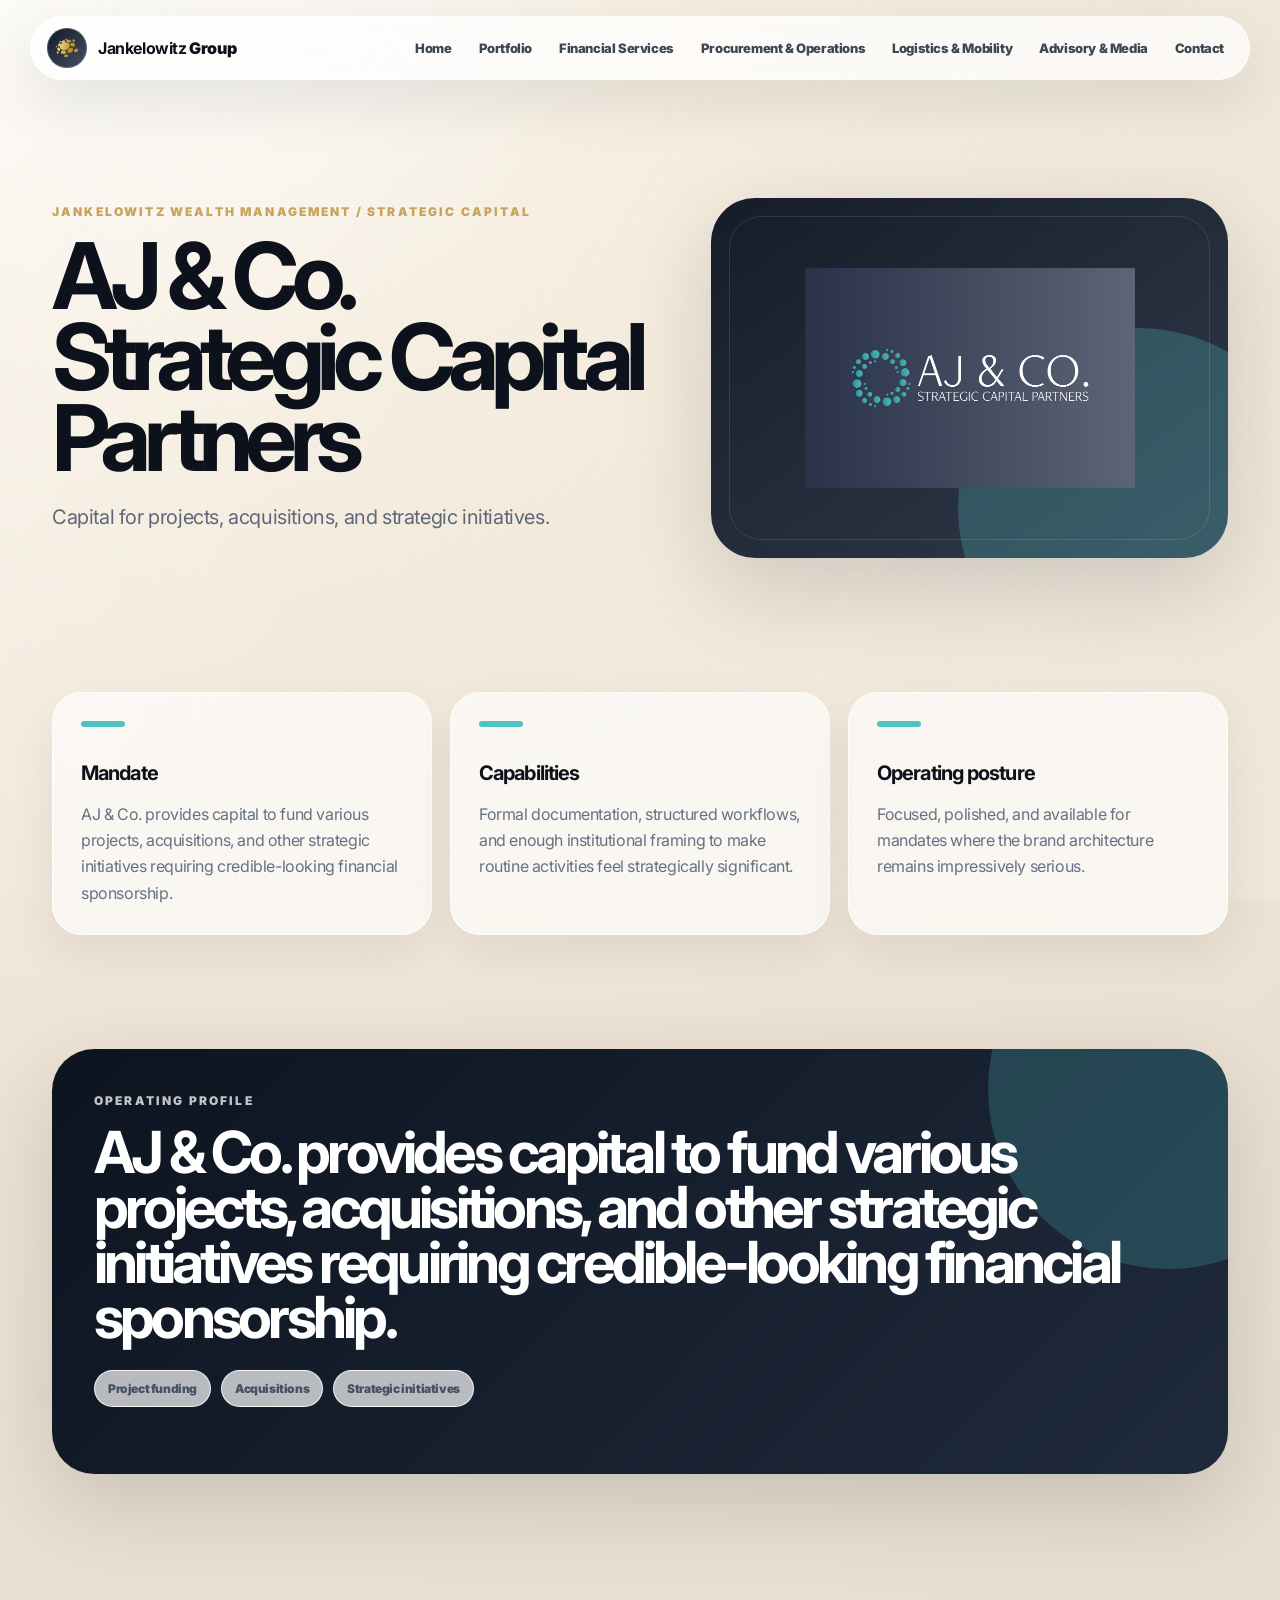
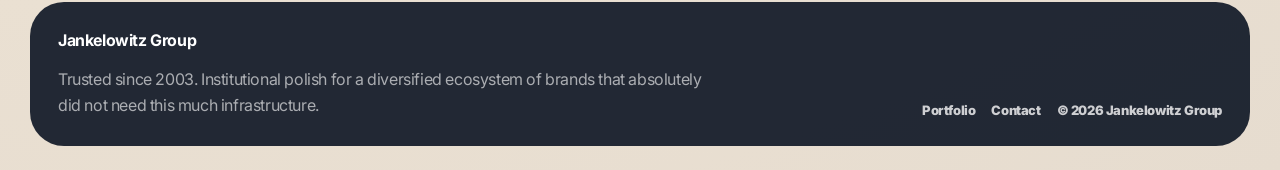
<file: janks-co.html>
<!doctype html><html lang="en"><head><meta charset="UTF-8"><meta name="viewport" content="width=device-width, initial-scale=1.0"><title>AJ & Co. Strategic Capital Partners | Jankelowitz Group</title><link rel="preconnect" href="https://fonts.googleapis.com"><link rel="preconnect" href="https://fonts.gstatic.com" crossorigin><link href="https://fonts.googleapis.com/css2?family=Inter:wght@400;500;600;700;800;900&display=swap" rel="stylesheet"><link rel="stylesheet" href="styles.css"><link rel="icon" href="assets/logos/jg-icon.png"></head><body><div class="grain"></div><header class="site-header"><a class="brand" href="index.html"><span class="brand-mark"><img src="assets/logos/jg-icon.png" alt="Jankelowitz Group icon"></span><span><b>Jankelowitz</b> Group</span></a><button class="menu" id="menu" aria-label="Toggle navigation">☰</button><nav class="nav" id="nav">
  <a href="index.html">Home</a>
  <a href="portfolio.html">Portfolio</a>
  <div class="nav-group"><a href="financial-services.html">Financial Services</a><div class="dropdown"><a href="global-banking-solutions.html">Global Banking Solutions</a><a href="jankelowitz-teller-services.html">Jankelowitz Teller Services</a><a href="janks-co.html">AJ & Co. Strategic Capital Partners</a></div></div>
  <div class="nav-group"><a href="procurement-operations.html">Procurement & Operations</a><div class="dropdown"><a href="procurement-operations.html#jgp">Jankelowitz Global Procurement</a><a href="procurement-operations.html#entertainment">Jank It Up Entertainment</a><a href="procurement-operations.html#specialty">Jankelowitz Specialty Services</a></div></div>
  <div class="nav-group"><a href="logistics-mobility.html">Logistics & Mobility</a><div class="dropdown"><a href="travel.html">Jankelowitz Travel Services</a><a href="logistics-mobility.html#moving">Adam's Moving & Trucking</a><a href="logistics-mobility.html#wilson">Wilson Center</a></div></div>
  <div class="nav-group"><a href="advisory-media.html">Advisory & Media</a><div class="dropdown"><a href="advisory-media.html#springbok">Springbok Associates</a><a href="advisory-media.html#media">Media portfolio</a></div></div>
  <a href="contact.html">Contact</a>
</nav></header><main><section class="profile-hero"><div class="profile-copy"><p class="eyebrow">Jankelowitz Wealth Management / Strategic Capital</p><h1>AJ & Co. Strategic Capital Partners</h1><p class="lead mutedlead">Capital for projects, acquisitions, and strategic initiatives.</p></div><div class="profile-logo" style="--accent:#4fc3c2"><img class="" src="assets/logos/janksco.png" alt="AJ &amp; Co. Strategic Capital Partners logo"></div></section><section class="section"><div class="feature-grid"><div style="--accent:#4fc3c2"><h3>Mandate</h3><p>AJ & Co. provides capital to fund various projects, acquisitions, and other strategic initiatives requiring credible-looking financial sponsorship.</p></div><div style="--accent:#4fc3c2"><h3>Capabilities</h3><p>Formal documentation, structured workflows, and enough institutional framing to make routine activities feel strategically significant.</p></div><div style="--accent:#4fc3c2"><h3>Operating posture</h3><p>Focused, polished, and available for mandates where the brand architecture remains impressively serious.</p></div></div></section><section class="spotlight" style="--accent:#4fc3c2"><p class="eyebrow">Operating profile</p><h2>AJ & Co. provides capital to fund various projects, acquisitions, and other strategic initiatives requiring credible-looking financial sponsorship.</h2><div class="pill-row"><span>Project funding</span><span>Acquisitions</span><span>Strategic initiatives</span></div></section></main><footer class="footer"><div><strong>Jankelowitz Group</strong><p>Trusted since 2003. Institutional polish for a diversified ecosystem of brands that absolutely did not need this much infrastructure.</p></div><div class="footer-links"><a href="portfolio.html">Portfolio</a><a href="contact.html">Contact</a><span>© 2026 Jankelowitz Group</span></div></footer><script src="script.js"></script></body></html>
</file>
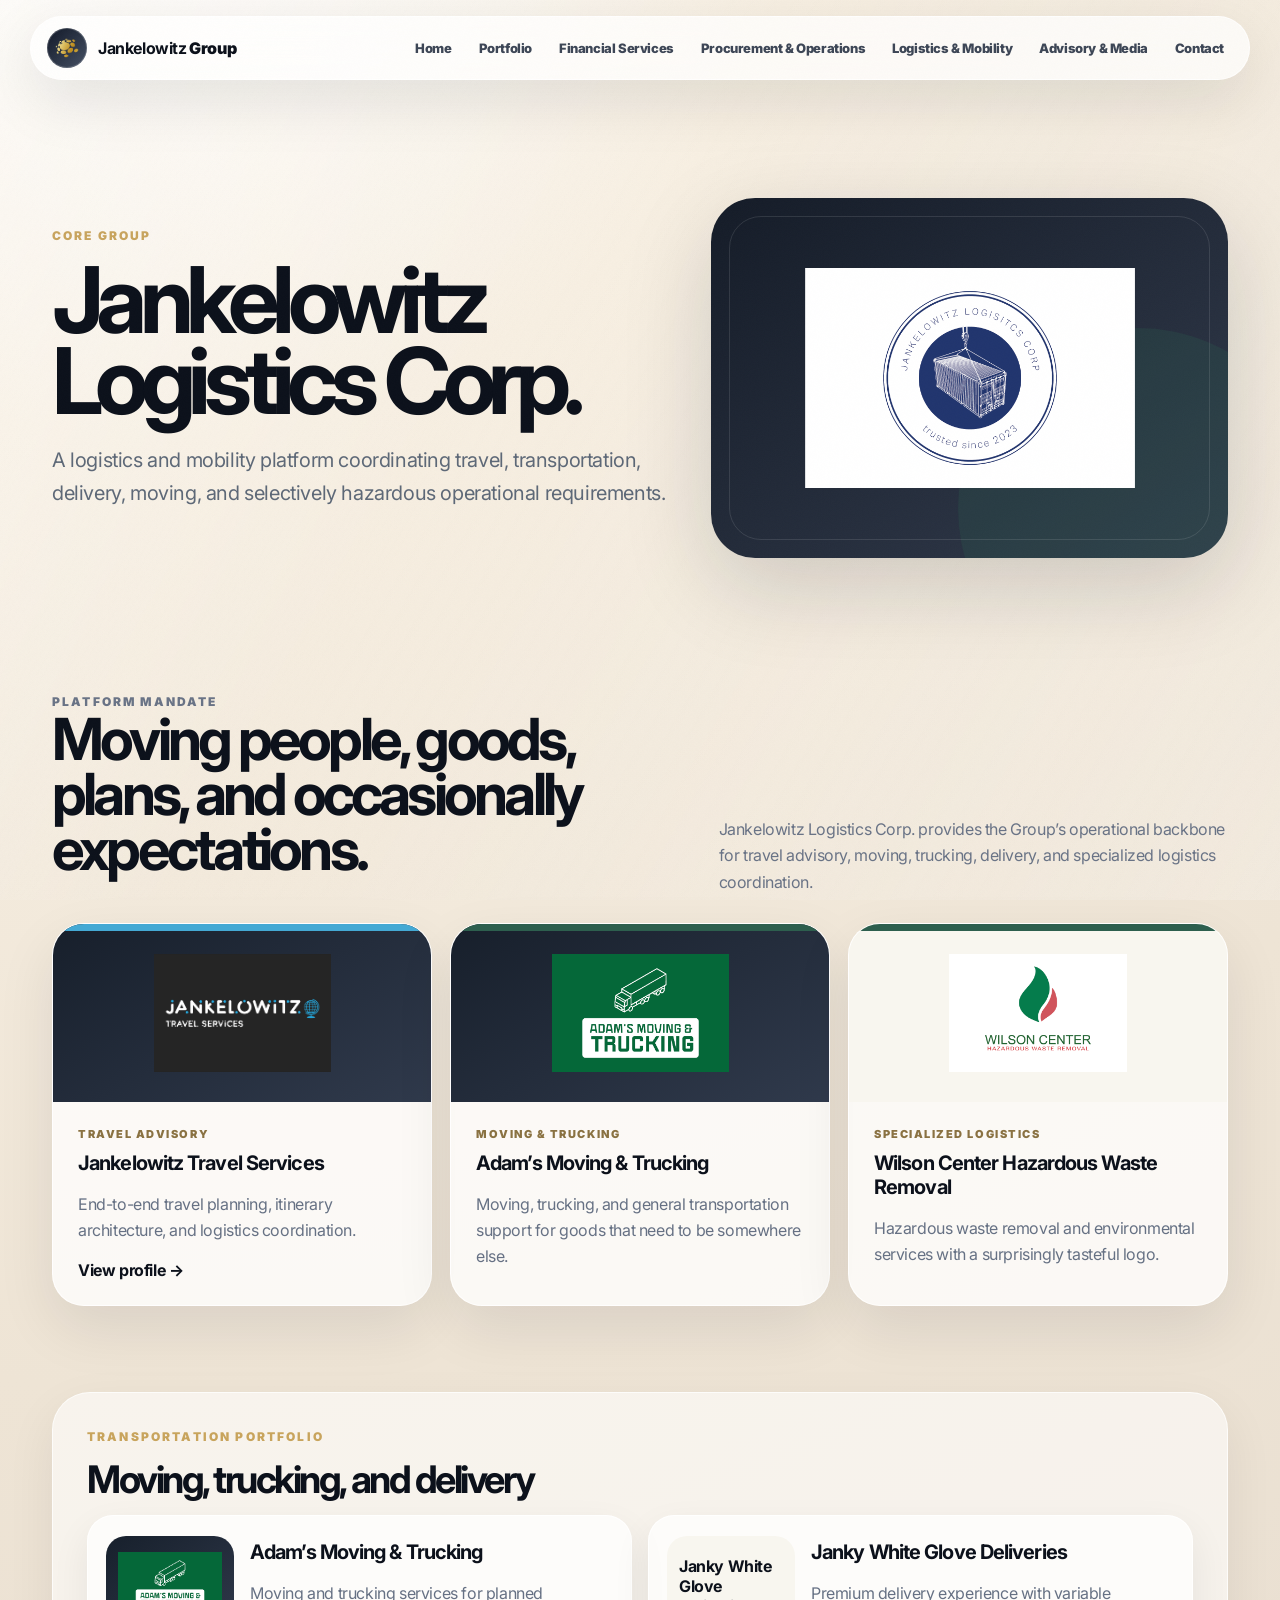
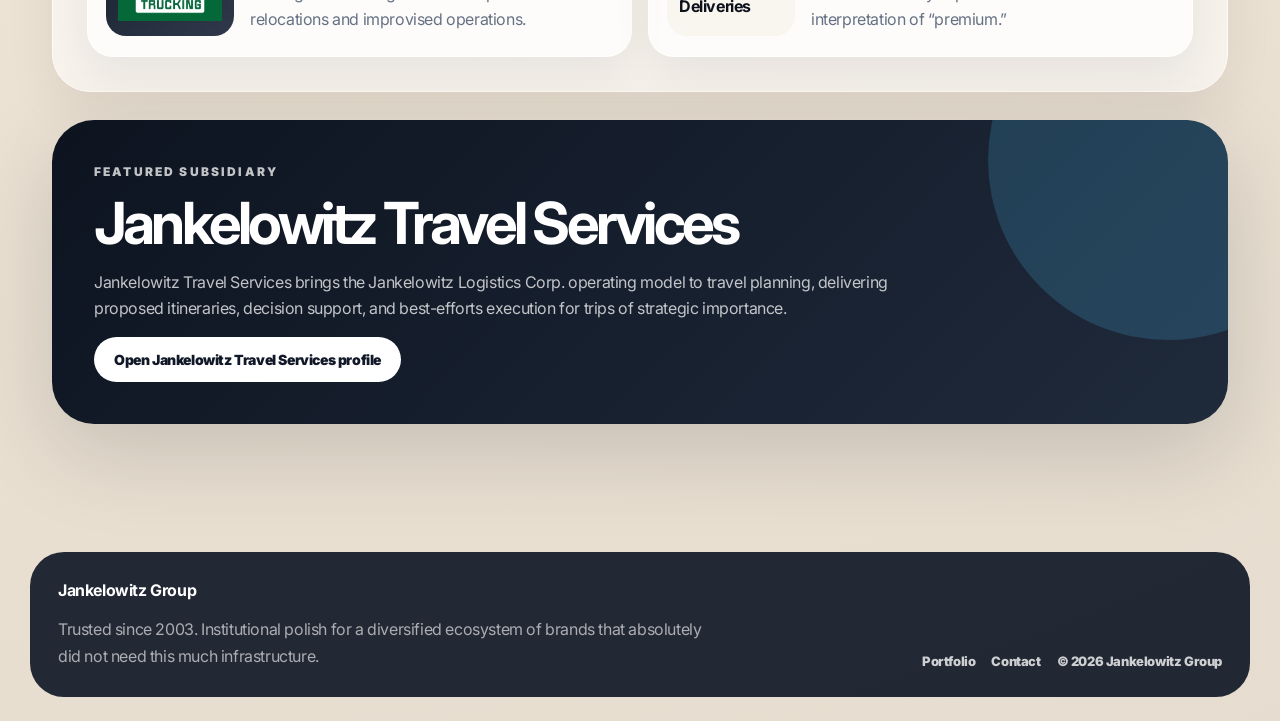
<file: logistics-mobility.html>
<!doctype html><html lang="en"><head><meta charset="UTF-8"><meta name="viewport" content="width=device-width, initial-scale=1.0"><title>Logistics & Mobility | Jankelowitz Group</title><link rel="preconnect" href="https://fonts.googleapis.com"><link rel="preconnect" href="https://fonts.gstatic.com" crossorigin><link href="https://fonts.googleapis.com/css2?family=Inter:wght@400;500;600;700;800;900&display=swap" rel="stylesheet"><link rel="stylesheet" href="styles.css"><link rel="icon" href="assets/logos/jg-icon.png"></head><body><div class="grain"></div><header class="site-header"><a class="brand" href="index.html"><span class="brand-mark"><img src="assets/logos/jg-icon.png" alt="Jankelowitz Group icon"></span><span><b>Jankelowitz</b> Group</span></a><button class="menu" id="menu" aria-label="Toggle navigation">☰</button><nav class="nav" id="nav">
  <a href="index.html">Home</a>
  <a href="portfolio.html">Portfolio</a>
  <div class="nav-group"><a href="financial-services.html">Financial Services</a><div class="dropdown"><a href="global-banking-solutions.html">Global Banking Solutions</a><a href="jankelowitz-teller-services.html">Jankelowitz Teller Services</a><a href="janks-co.html">AJ & Co. Strategic Capital Partners</a></div></div>
  <div class="nav-group"><a href="procurement-operations.html">Procurement & Operations</a><div class="dropdown"><a href="procurement-operations.html#jgp">Jankelowitz Global Procurement</a><a href="procurement-operations.html#entertainment">Jank It Up Entertainment</a><a href="procurement-operations.html#specialty">Jankelowitz Specialty Services</a></div></div>
  <div class="nav-group"><a href="logistics-mobility.html">Logistics & Mobility</a><div class="dropdown"><a href="travel.html">Jankelowitz Travel Services</a><a href="logistics-mobility.html#moving">Adam's Moving & Trucking</a><a href="logistics-mobility.html#wilson">Wilson Center</a></div></div>
  <div class="nav-group"><a href="advisory-media.html">Advisory & Media</a><div class="dropdown"><a href="advisory-media.html#springbok">Springbok Associates</a><a href="advisory-media.html#media">Media portfolio</a></div></div>
  <a href="contact.html">Contact</a>
</nav></header><main><section class="profile-hero"><div class="profile-copy"><p class="eyebrow">Core group</p><h1>Jankelowitz Logistics Corp.</h1><p class="lead mutedlead">A logistics and mobility platform coordinating travel, transportation, delivery, moving, and selectively hazardous operational requirements.</p></div><div class="profile-logo" style="--accent:#2d5f4e"><img class="" src="assets/logos/jlc.png" alt="Jankelowitz Logistics Corp. logo"></div></section>
<section class="section"><div class="section-head"><div><p class="eyebrow">Platform mandate</p><h2>Moving people, goods, plans, and occasionally expectations.</h2></div><p>Jankelowitz Logistics Corp. provides the Group’s operational backbone for travel advisory, moving, trucking, delivery, and specialized logistics coordination.</p></div><div class="company-grid"><a href="travel.html" class="company-card" style="--accent:#44a9d4">
      <div class="logo-stage"><img class="" src="assets/logos/jts.png" alt="Jankelowitz Travel Services logo"></div>
      <div class="company-body"><span>Travel advisory</span><h3>Jankelowitz Travel Services</h3><p>End-to-end travel planning, itinerary architecture, and logistics coordination.</p><b>View profile →</b></div>
    </a><article  class="company-card" style="--accent:#2d5f4e">
      <div class="logo-stage"><img class="" src="assets/logos/moving.png" alt="Adam’s Moving &amp; Trucking logo"></div>
      <div class="company-body"><span>Moving & trucking</span><h3>Adam’s Moving & Trucking</h3><p>Moving, trucking, and general transportation support for goods that need to be somewhere else.</p></div>
    </article><article id="wilson" class="company-card" style="--accent:#2d5f4e">
      <div class="logo-stage dark-logo"><img class="" src="assets/logos/wilson.png" alt="Wilson Center Hazardous Waste Removal logo"></div>
      <div class="company-body"><span>Specialized logistics</span><h3>Wilson Center Hazardous Waste Removal</h3><p>Hazardous waste removal and environmental services with a surprisingly tasteful logo.</p></div>
    </article></div></section>
<section class="subdivision" id="moving"><p class="eyebrow">Transportation portfolio</p><h2>Moving, trucking, and delivery</h2><div class="company-list"><article  class="mini-company" style="--accent:#2d5f4e"><div class="mini-logo"><img class="" src="assets/logos/moving.png" alt="Adam’s Moving &amp; Trucking logo"></div><div><h3>Adam’s Moving & Trucking</h3><p>Moving and trucking services for planned relocations and improvised operations.</p></div></article><article class="mini-company" style="--accent:#ff6252"><div class="mini-logo dark-logo"><strong>Janky White<br>Glove Deliveries</strong></div><div><h3>Janky White Glove Deliveries</h3><p>Premium delivery experience with variable interpretation of “premium.”</p></div></article></div></section>
<section class="spotlight" style="--accent:#44a9d4"><p class="eyebrow">Featured subsidiary</p><h2>Jankelowitz Travel Services</h2><p>Jankelowitz Travel Services brings the Jankelowitz Logistics Corp. operating model to travel planning, delivering proposed itineraries, decision support, and best-efforts execution for trips of strategic importance.</p><a class="btn primary" href="travel.html">Open Jankelowitz Travel Services profile</a></section>
</main><footer class="footer"><div><strong>Jankelowitz Group</strong><p>Trusted since 2003. Institutional polish for a diversified ecosystem of brands that absolutely did not need this much infrastructure.</p></div><div class="footer-links"><a href="portfolio.html">Portfolio</a><a href="contact.html">Contact</a><span>© 2026 Jankelowitz Group</span></div></footer><script src="script.js"></script></body></html>
</file>
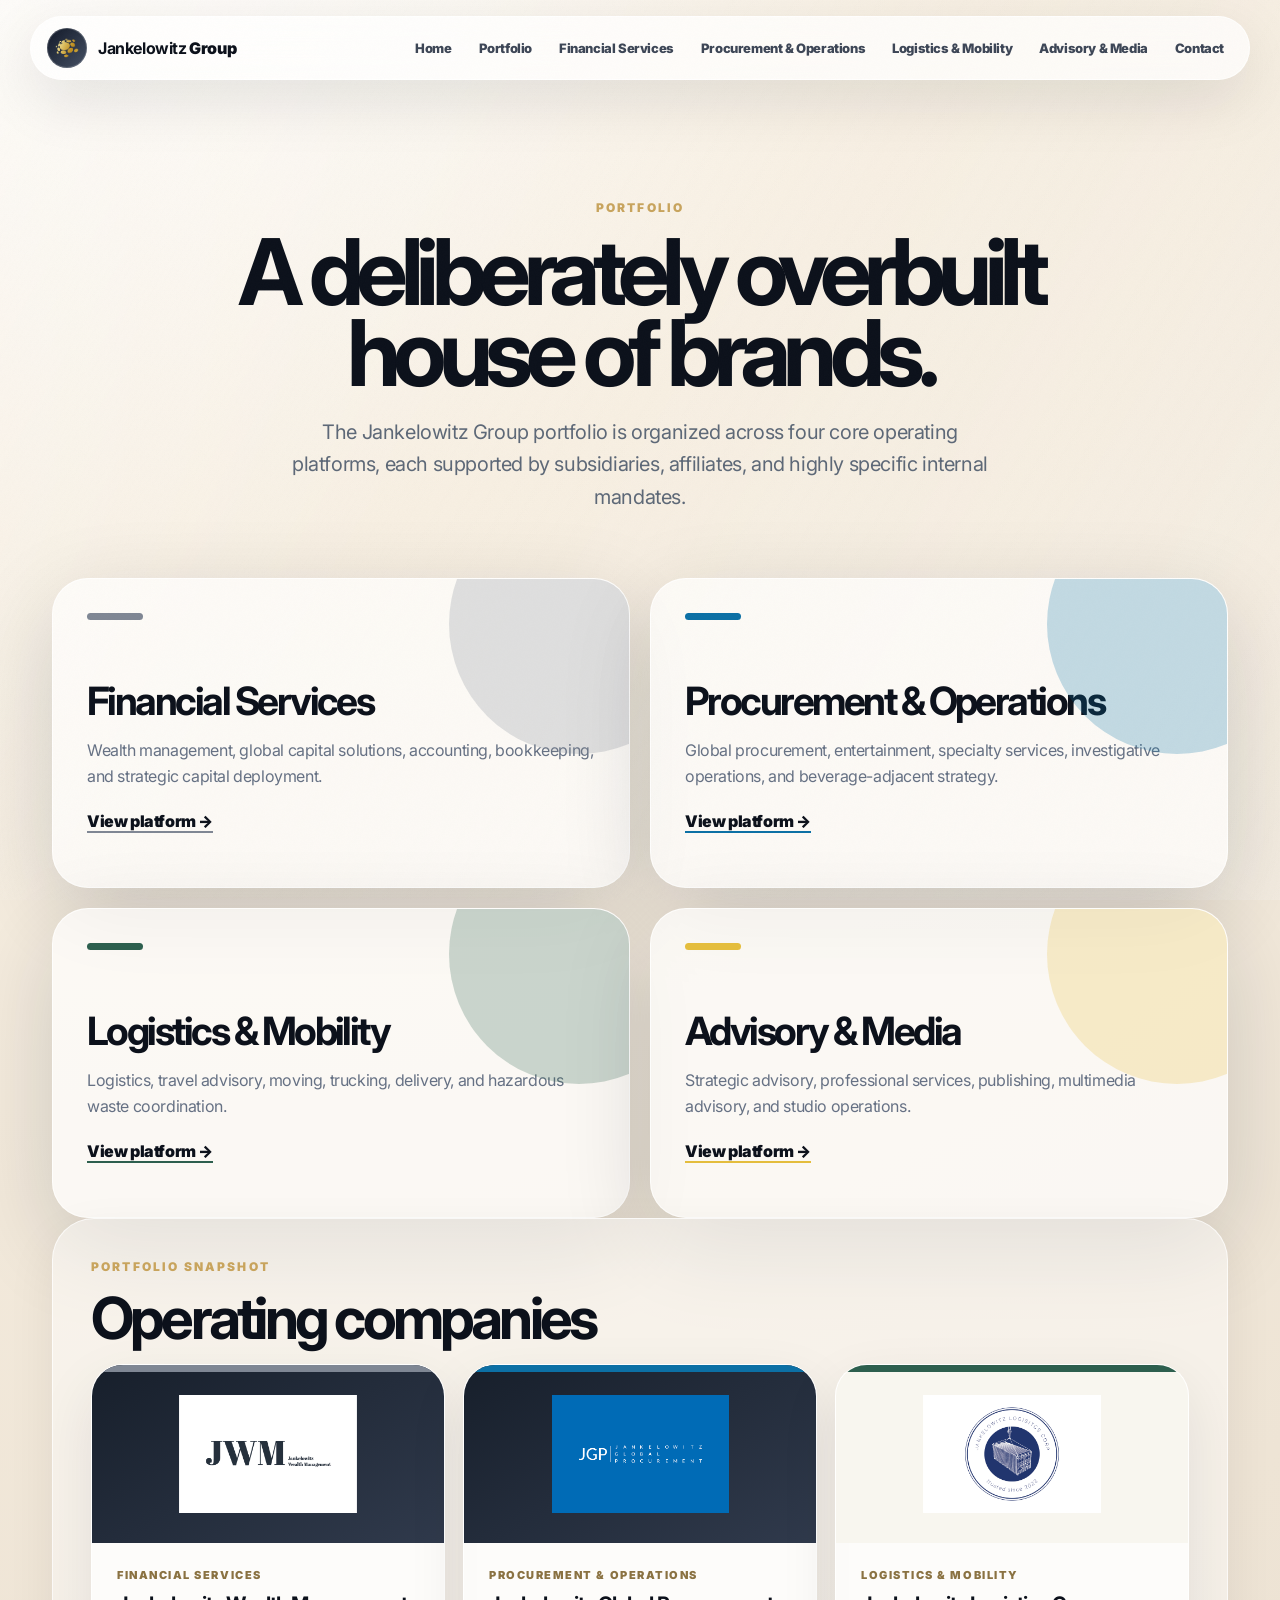
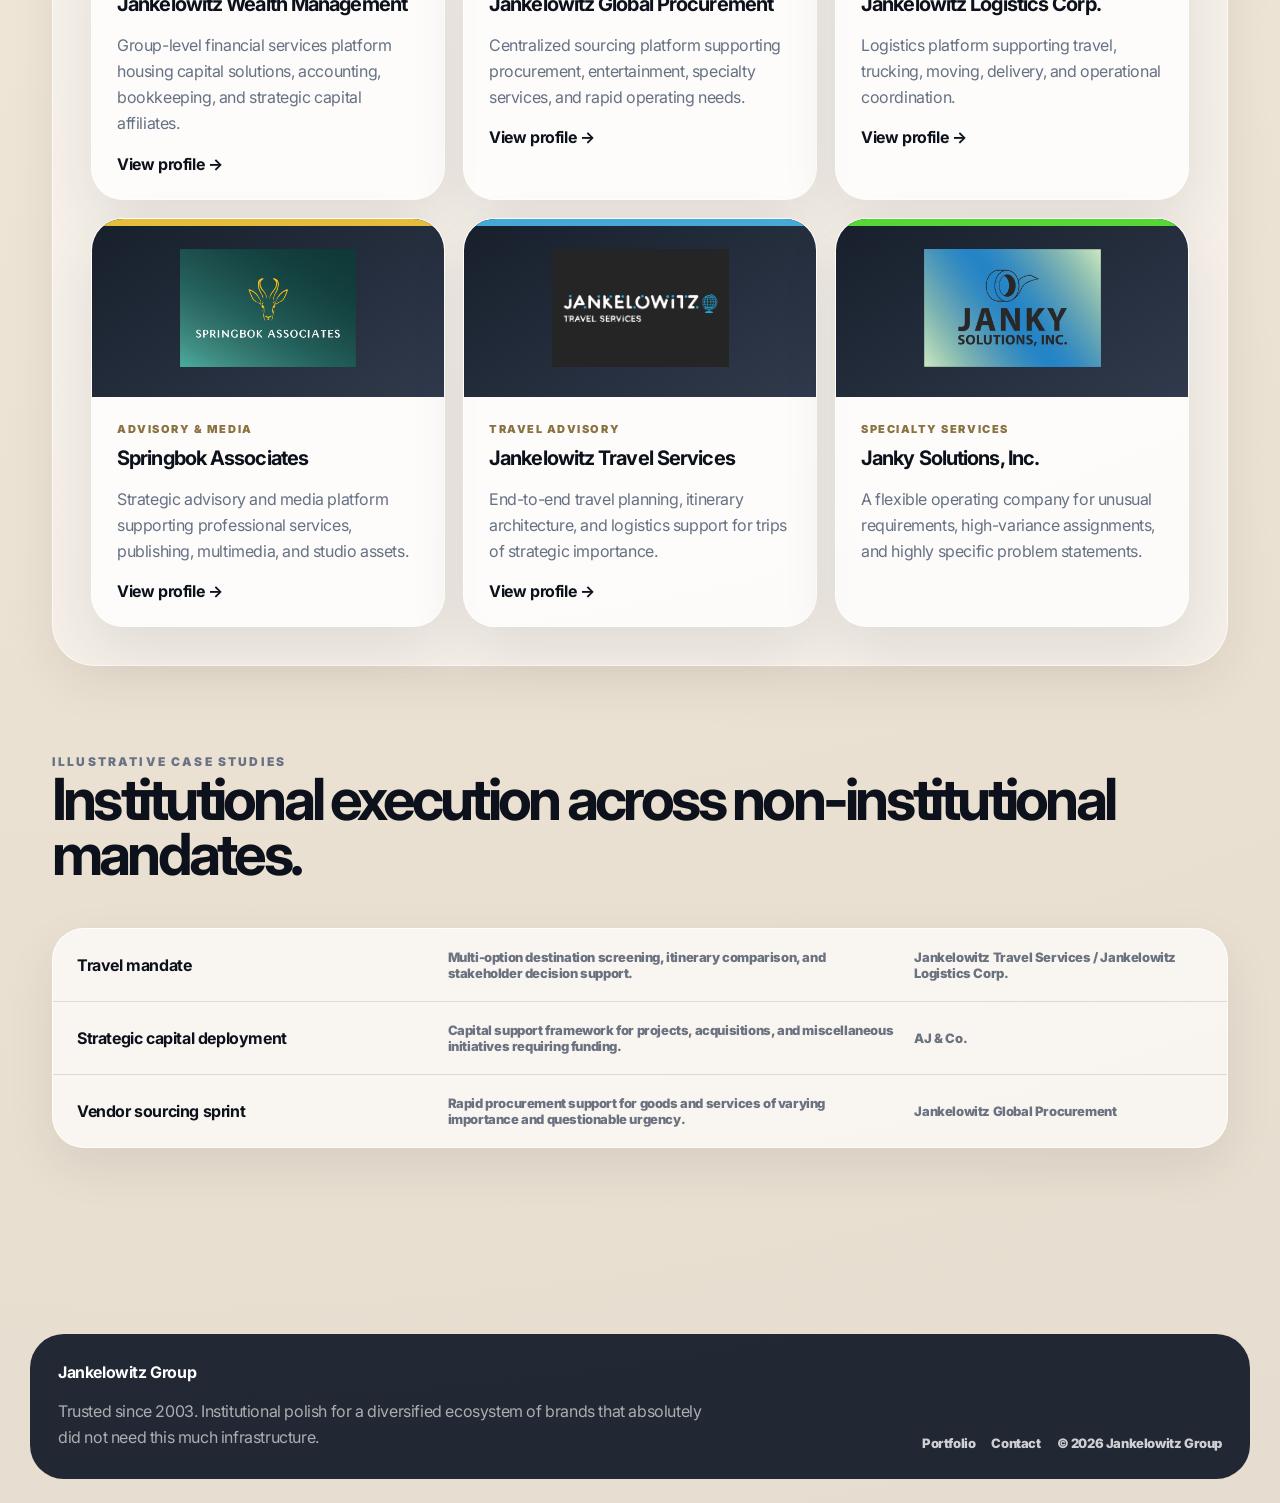
<file: portfolio.html>
<!doctype html><html lang="en"><head><meta charset="UTF-8"><meta name="viewport" content="width=device-width, initial-scale=1.0"><title>Portfolio | Jankelowitz Group</title><link rel="preconnect" href="https://fonts.googleapis.com"><link rel="preconnect" href="https://fonts.gstatic.com" crossorigin><link href="https://fonts.googleapis.com/css2?family=Inter:wght@400;500;600;700;800;900&display=swap" rel="stylesheet"><link rel="stylesheet" href="styles.css"><link rel="icon" href="assets/logos/jg-icon.png"></head><body><div class="grain"></div><header class="site-header"><a class="brand" href="index.html"><span class="brand-mark"><img src="assets/logos/jg-icon.png" alt="Jankelowitz Group icon"></span><span><b>Jankelowitz</b> Group</span></a><button class="menu" id="menu" aria-label="Toggle navigation">☰</button><nav class="nav" id="nav">
  <a href="index.html">Home</a>
  <a href="portfolio.html">Portfolio</a>
  <div class="nav-group"><a href="financial-services.html">Financial Services</a><div class="dropdown"><a href="global-banking-solutions.html">Global Banking Solutions</a><a href="jankelowitz-teller-services.html">Jankelowitz Teller Services</a><a href="janks-co.html">AJ & Co. Strategic Capital Partners</a></div></div>
  <div class="nav-group"><a href="procurement-operations.html">Procurement & Operations</a><div class="dropdown"><a href="procurement-operations.html#jgp">Jankelowitz Global Procurement</a><a href="procurement-operations.html#entertainment">Jank It Up Entertainment</a><a href="procurement-operations.html#specialty">Jankelowitz Specialty Services</a></div></div>
  <div class="nav-group"><a href="logistics-mobility.html">Logistics & Mobility</a><div class="dropdown"><a href="travel.html">Jankelowitz Travel Services</a><a href="logistics-mobility.html#moving">Adam's Moving & Trucking</a><a href="logistics-mobility.html#wilson">Wilson Center</a></div></div>
  <div class="nav-group"><a href="advisory-media.html">Advisory & Media</a><div class="dropdown"><a href="advisory-media.html#springbok">Springbok Associates</a><a href="advisory-media.html#media">Media portfolio</a></div></div>
  <a href="contact.html">Contact</a>
</nav></header><main>
<section class="page-hero"><p class="eyebrow">Portfolio</p><h1>A deliberately overbuilt house of brands.</h1><p class="lead">The Jankelowitz Group portfolio is organized across four core operating platforms, each supported by subsidiaries, affiliates, and highly specific internal mandates.</p></section>
<section class="division-grid">
  <article class="division-card" style="--accent:#7f8794"><span class="bar"></span><h2>Financial Services</h2><p>Wealth management, global capital solutions, accounting, bookkeeping, and strategic capital deployment.</p><a href="financial-services.html">View platform →</a></article>
  <article class="division-card" style="--accent:#0c70a5"><span class="bar"></span><h2>Procurement & Operations</h2><p>Global procurement, entertainment, specialty services, investigative operations, and beverage-adjacent strategy.</p><a href="procurement-operations.html">View platform →</a></article>
  <article class="division-card" style="--accent:#2d5f4e"><span class="bar"></span><h2>Logistics & Mobility</h2><p>Logistics, travel advisory, moving, trucking, delivery, and hazardous waste coordination.</p><a href="logistics-mobility.html">View platform →</a></article>
  <article class="division-card" style="--accent:#e4bd3d"><span class="bar"></span><h2>Advisory & Media</h2><p>Strategic advisory, professional services, publishing, multimedia advisory, and studio operations.</p><a href="advisory-media.html">View platform →</a></article>
</section>
<section class="section light-section"><p class="eyebrow">Portfolio snapshot</p><h2>Operating companies</h2><div class="company-grid"><a href="financial-services.html" class="company-card" style="--accent:#7f8794">
      <div class="logo-stage"><img class="" src="assets/logos/jwm.png" alt="Jankelowitz Wealth Management logo"></div>
      <div class="company-body"><span>Financial services</span><h3>Jankelowitz Wealth Management</h3><p>Group-level financial services platform housing capital solutions, accounting, bookkeeping, and strategic capital affiliates.</p><b>View profile →</b></div>
    </a><a href="procurement-operations.html" class="company-card" style="--accent:#0c70a5">
      <div class="logo-stage"><img class="" src="assets/logos/jgp.png" alt="Jankelowitz Global Procurement logo"></div>
      <div class="company-body"><span>Procurement & operations</span><h3>Jankelowitz Global Procurement</h3><p>Centralized sourcing platform supporting procurement, entertainment, specialty services, and rapid operating needs.</p><b>View profile →</b></div>
    </a><a href="logistics-mobility.html" class="company-card" style="--accent:#2d5f4e">
      <div class="logo-stage dark-logo"><img class="" src="assets/logos/jlc.png" alt="Jankelowitz Logistics Corp. logo"></div>
      <div class="company-body"><span>Logistics & mobility</span><h3>Jankelowitz Logistics Corp.</h3><p>Logistics platform supporting travel, trucking, moving, delivery, and operational coordination.</p><b>View profile →</b></div>
    </a><a href="advisory-media.html" class="company-card" style="--accent:#e4bd3d">
      <div class="logo-stage"><img class="" src="assets/logos/springbok.png" alt="Springbok Associates logo"></div>
      <div class="company-body"><span>Advisory & media</span><h3>Springbok Associates</h3><p>Strategic advisory and media platform supporting professional services, publishing, multimedia, and studio assets.</p><b>View profile →</b></div>
    </a><a href="travel.html" class="company-card" style="--accent:#44a9d4">
      <div class="logo-stage"><img class="" src="assets/logos/jts.png" alt="Jankelowitz Travel Services logo"></div>
      <div class="company-body"><span>Travel advisory</span><h3>Jankelowitz Travel Services</h3><p>End-to-end travel planning, itinerary architecture, and logistics support for trips of strategic importance.</p><b>View profile →</b></div>
    </a><article  class="company-card" style="--accent:#55d836">
      <div class="logo-stage"><img class="" src="assets/logos/janky.png" alt="Janky Solutions, Inc. logo"></div>
      <div class="company-body"><span>Specialty services</span><h3>Janky Solutions, Inc.</h3><p>A flexible operating company for unusual requirements, high-variance assignments, and highly specific problem statements.</p></div>
    </article></div></section>
<section class="section"><div class="section-head"><div><p class="eyebrow">Illustrative case studies</p><h2>Institutional execution across non-institutional mandates.</h2></div></div><div class="transaction-table"><div class="transaction-row"><strong>Travel mandate</strong><span>Multi-option destination screening, itinerary comparison, and stakeholder decision support.</span><span>Jankelowitz Travel Services / Jankelowitz Logistics Corp.</span></div><div class="transaction-row"><strong>Strategic capital deployment</strong><span>Capital support framework for projects, acquisitions, and miscellaneous initiatives requiring funding.</span><span>AJ & Co.</span></div><div class="transaction-row"><strong>Vendor sourcing sprint</strong><span>Rapid procurement support for goods and services of varying importance and questionable urgency.</span><span>Jankelowitz Global Procurement</span></div></div></section>
</main><footer class="footer"><div><strong>Jankelowitz Group</strong><p>Trusted since 2003. Institutional polish for a diversified ecosystem of brands that absolutely did not need this much infrastructure.</p></div><div class="footer-links"><a href="portfolio.html">Portfolio</a><a href="contact.html">Contact</a><span>© 2026 Jankelowitz Group</span></div></footer><script src="script.js"></script></body></html>
</file>
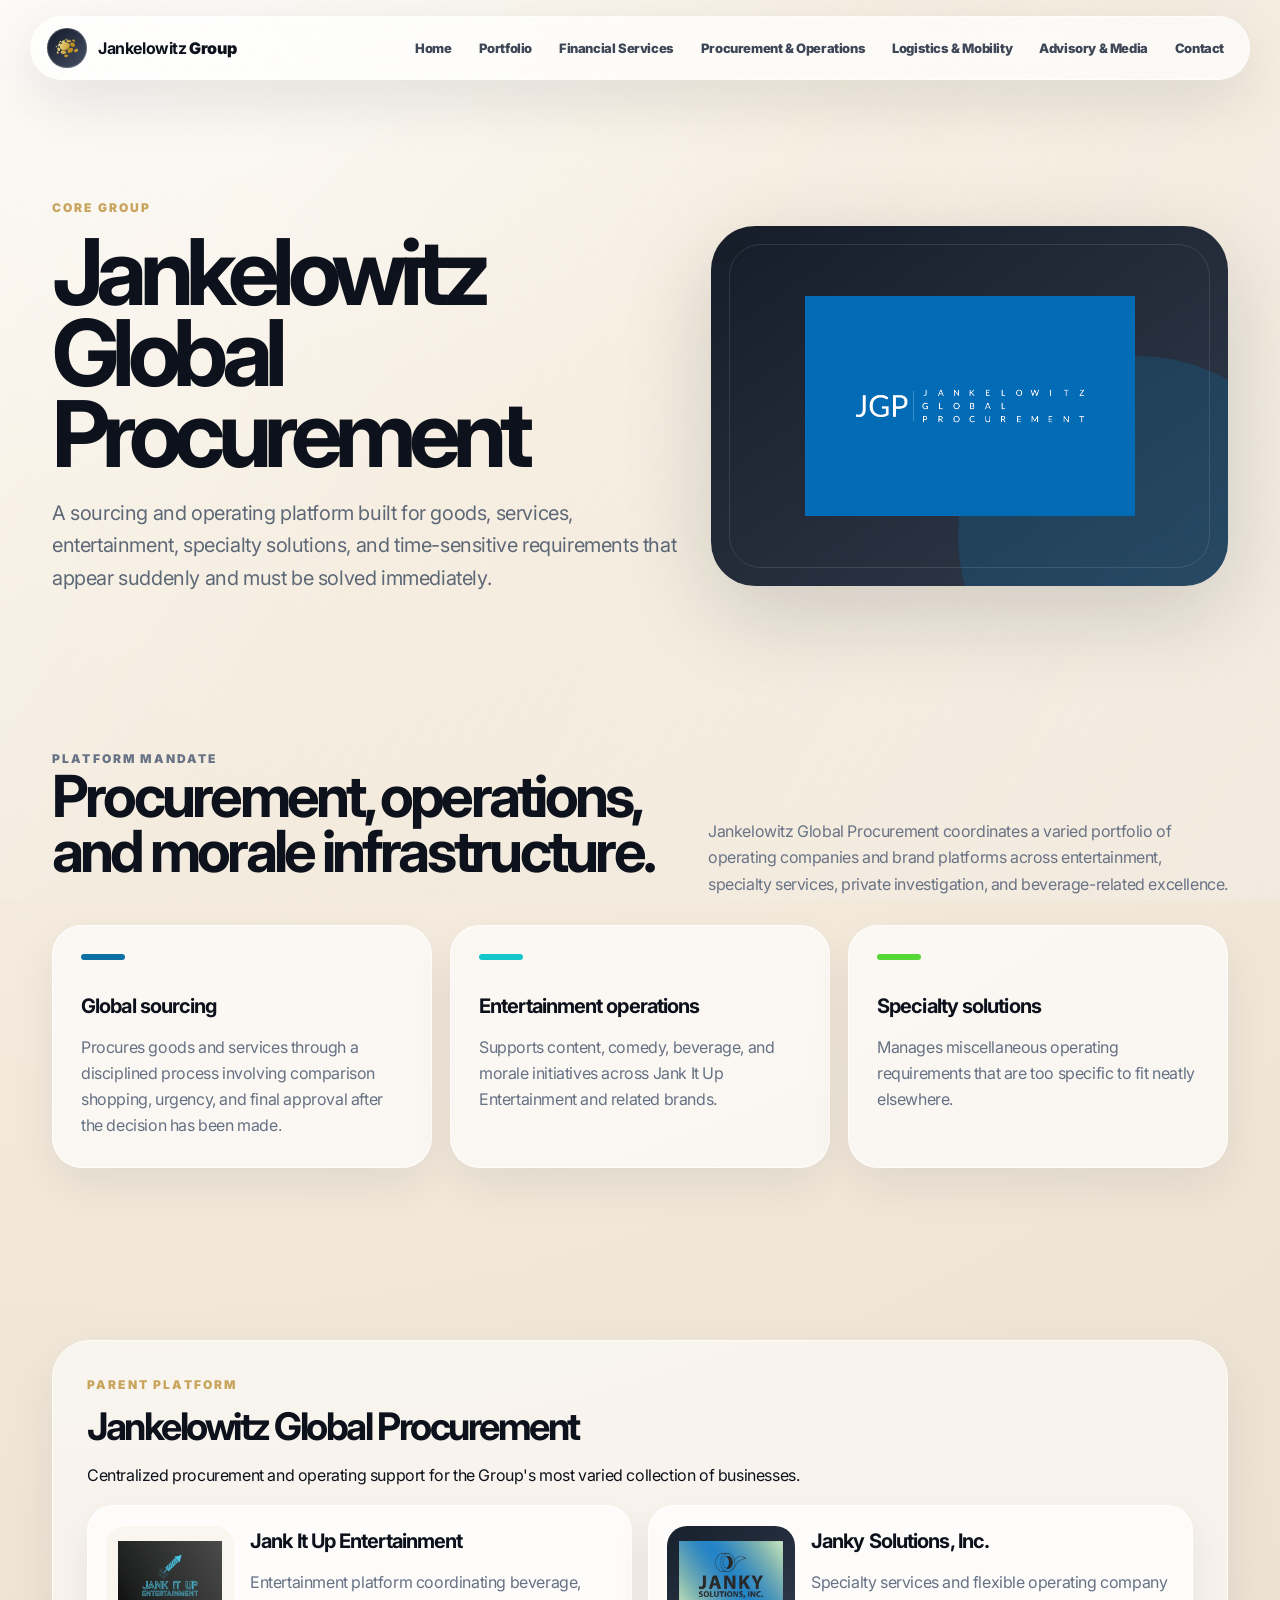
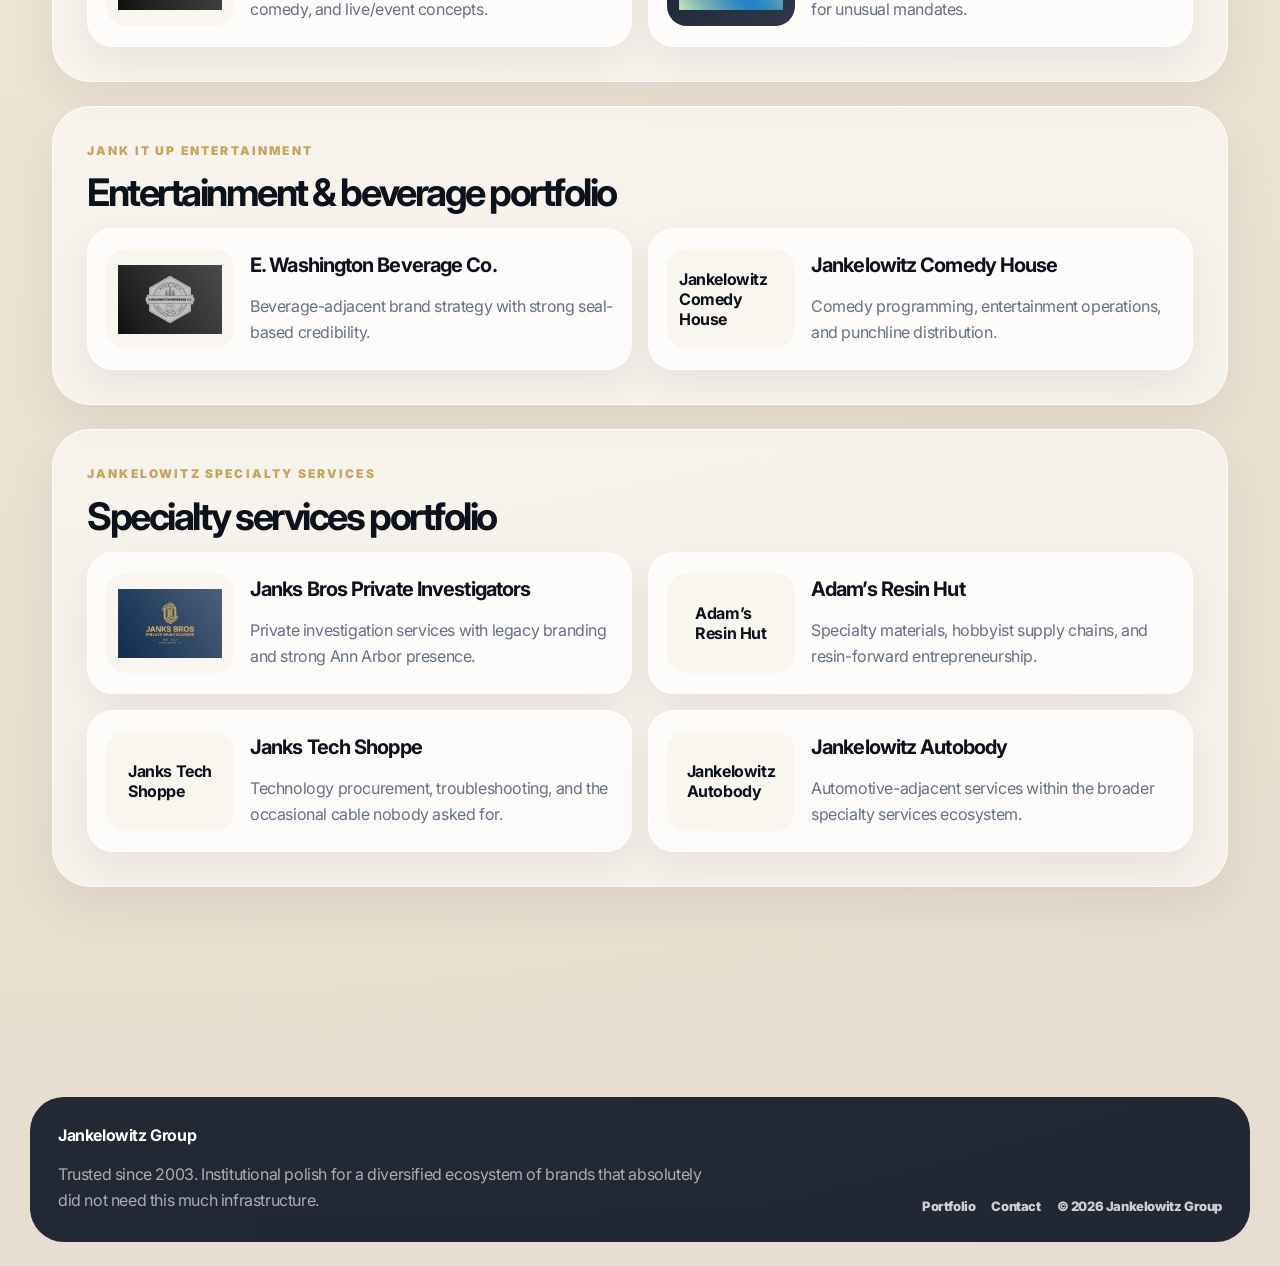
<file: procurement-operations.html>
<!doctype html><html lang="en"><head><meta charset="UTF-8"><meta name="viewport" content="width=device-width, initial-scale=1.0"><title>Procurement & Operations | Jankelowitz Group</title><link rel="preconnect" href="https://fonts.googleapis.com"><link rel="preconnect" href="https://fonts.gstatic.com" crossorigin><link href="https://fonts.googleapis.com/css2?family=Inter:wght@400;500;600;700;800;900&display=swap" rel="stylesheet"><link rel="stylesheet" href="styles.css"><link rel="icon" href="assets/logos/jg-icon.png"></head><body><div class="grain"></div><header class="site-header"><a class="brand" href="index.html"><span class="brand-mark"><img src="assets/logos/jg-icon.png" alt="Jankelowitz Group icon"></span><span><b>Jankelowitz</b> Group</span></a><button class="menu" id="menu" aria-label="Toggle navigation">☰</button><nav class="nav" id="nav">
  <a href="index.html">Home</a>
  <a href="portfolio.html">Portfolio</a>
  <div class="nav-group"><a href="financial-services.html">Financial Services</a><div class="dropdown"><a href="global-banking-solutions.html">Global Banking Solutions</a><a href="jankelowitz-teller-services.html">Jankelowitz Teller Services</a><a href="janks-co.html">AJ & Co. Strategic Capital Partners</a></div></div>
  <div class="nav-group"><a href="procurement-operations.html">Procurement & Operations</a><div class="dropdown"><a href="procurement-operations.html#jgp">Jankelowitz Global Procurement</a><a href="procurement-operations.html#entertainment">Jank It Up Entertainment</a><a href="procurement-operations.html#specialty">Jankelowitz Specialty Services</a></div></div>
  <div class="nav-group"><a href="logistics-mobility.html">Logistics & Mobility</a><div class="dropdown"><a href="travel.html">Jankelowitz Travel Services</a><a href="logistics-mobility.html#moving">Adam's Moving & Trucking</a><a href="logistics-mobility.html#wilson">Wilson Center</a></div></div>
  <div class="nav-group"><a href="advisory-media.html">Advisory & Media</a><div class="dropdown"><a href="advisory-media.html#springbok">Springbok Associates</a><a href="advisory-media.html#media">Media portfolio</a></div></div>
  <a href="contact.html">Contact</a>
</nav></header><main><section class="profile-hero"><div class="profile-copy"><p class="eyebrow">Core group</p><h1>Jankelowitz Global Procurement</h1><p class="lead mutedlead">A sourcing and operating platform built for goods, services, entertainment, specialty solutions, and time-sensitive requirements that appear suddenly and must be solved immediately.</p></div><div class="profile-logo" style="--accent:#0c70a5"><img class="" src="assets/logos/jgp.png" alt="Jankelowitz Global Procurement logo"></div></section>
<section class="section"><div class="section-head"><div><p class="eyebrow">Platform mandate</p><h2>Procurement, operations, and morale infrastructure.</h2></div><p>Jankelowitz Global Procurement coordinates a varied portfolio of operating companies and brand platforms across entertainment, specialty services, private investigation, and beverage-related excellence.</p></div><div class="feature-grid"><div style="--accent:#0c70a5"><h3>Global sourcing</h3><p>Procures goods and services through a disciplined process involving comparison shopping, urgency, and final approval after the decision has been made.</p></div><div style="--accent:#16c7c9"><h3>Entertainment operations</h3><p>Supports content, comedy, beverage, and morale initiatives across Jank It Up Entertainment and related brands.</p></div><div style="--accent:#55d836"><h3>Specialty solutions</h3><p>Manages miscellaneous operating requirements that are too specific to fit neatly elsewhere.</p></div></div></section>
<section class="section" id="jgp"><div class="subdivision"><p class="eyebrow">Parent platform</p><h2>Jankelowitz Global Procurement</h2><p>Centralized procurement and operating support for the Group's most varied collection of businesses.</p><div class="company-list"><article  class="mini-company" style="--accent:#16c7c9"><div class="mini-logo dark-logo"><img class="" src="assets/logos/jankitup.png" alt="Jank It Up Entertainment logo"></div><div><h3>Jank It Up Entertainment</h3><p>Entertainment platform coordinating beverage, comedy, and live/event concepts.</p></div></article><article  class="mini-company" style="--accent:#55d836"><div class="mini-logo"><img class="" src="assets/logos/janky.png" alt="Janky Solutions, Inc. logo"></div><div><h3>Janky Solutions, Inc.</h3><p>Specialty services and flexible operating company for unusual mandates.</p></div></article></div></div>
<div class="subdivision" id="entertainment"><p class="eyebrow">Jank It Up Entertainment</p><h2>Entertainment & beverage portfolio</h2><div class="company-list"><article  class="mini-company" style="--accent:#9a9a9a"><div class="mini-logo dark-logo"><img class="" src="assets/logos/ewashington.png" alt="E. Washington Beverage Co. logo"></div><div><h3>E. Washington Beverage Co.</h3><p>Beverage-adjacent brand strategy with strong seal-based credibility.</p></div></article><article class="mini-company" style="--accent:#55d836"><div class="mini-logo dark-logo"><strong>Jankelowitz<br>Comedy House</strong></div><div><h3>Jankelowitz Comedy House</h3><p>Comedy programming, entertainment operations, and punchline distribution.</p></div></article></div></div>
<div class="subdivision" id="specialty"><p class="eyebrow">Jankelowitz Specialty Services</p><h2>Specialty services portfolio</h2><div class="company-list"><article  class="mini-company" style="--accent:#d9a54b"><div class="mini-logo dark-logo"><img class="" src="assets/logos/janksbros.png" alt="Janks Bros Private Investigators logo"></div><div><h3>Janks Bros Private Investigators</h3><p>Private investigation services with legacy branding and strong Ann Arbor presence.</p></div></article><article class="mini-company" style="--accent:#55d836"><div class="mini-logo dark-logo"><strong>Adam’s<br>Resin Hut</strong></div><div><h3>Adam’s Resin Hut</h3><p>Specialty materials, hobbyist supply chains, and resin-forward entrepreneurship.</p></div></article><article class="mini-company" style="--accent:#55d836"><div class="mini-logo dark-logo"><strong>Janks Tech<br>Shoppe</strong></div><div><h3>Janks Tech Shoppe</h3><p>Technology procurement, troubleshooting, and the occasional cable nobody asked for.</p></div></article><article class="mini-company" style="--accent:#55d836"><div class="mini-logo dark-logo"><strong>Jankelowitz<br>Autobody</strong></div><div><h3>Jankelowitz Autobody</h3><p>Automotive-adjacent services within the broader specialty services ecosystem.</p></div></article></div></div></section>
</main><footer class="footer"><div><strong>Jankelowitz Group</strong><p>Trusted since 2003. Institutional polish for a diversified ecosystem of brands that absolutely did not need this much infrastructure.</p></div><div class="footer-links"><a href="portfolio.html">Portfolio</a><a href="contact.html">Contact</a><span>© 2026 Jankelowitz Group</span></div></footer><script src="script.js"></script></body></html>
</file>
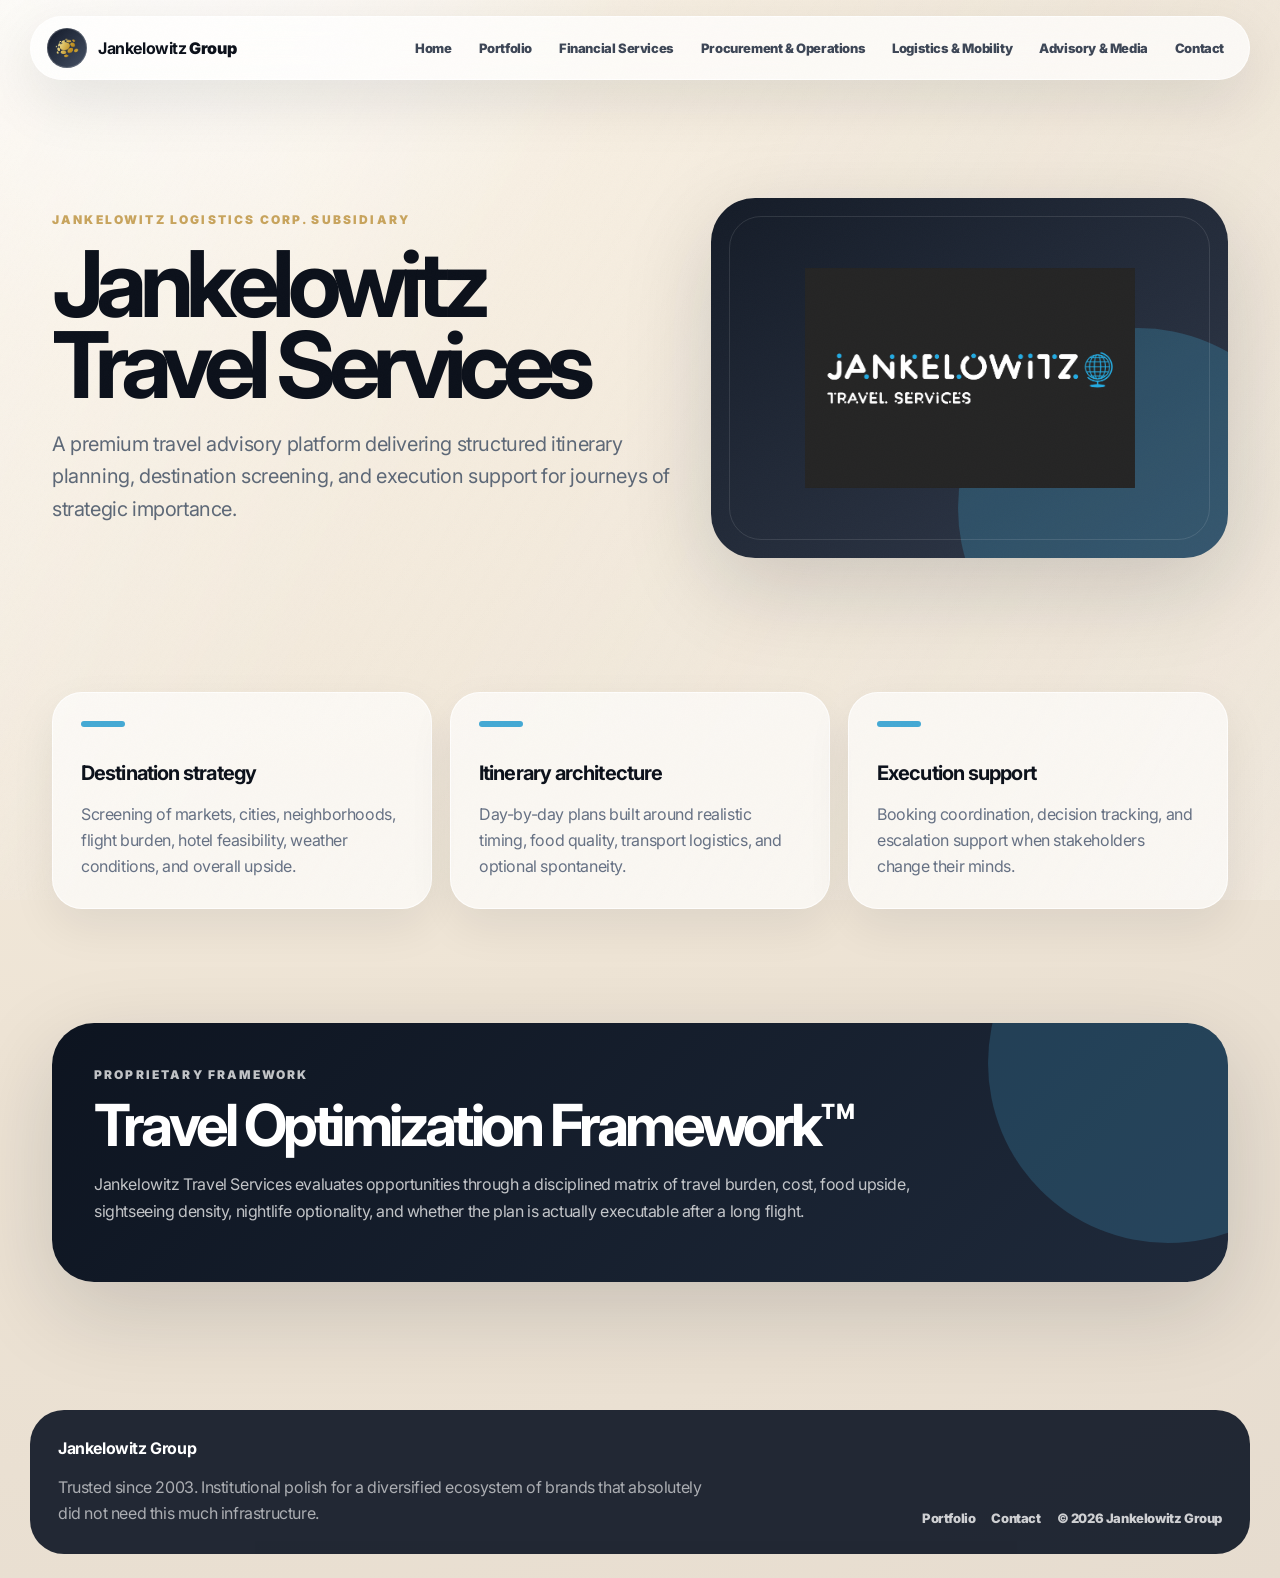
<file: travel.html>
<!doctype html><html lang="en"><head><meta charset="UTF-8"><meta name="viewport" content="width=device-width, initial-scale=1.0"><title>Jankelowitz Travel Services | Jankelowitz Group</title><link rel="preconnect" href="https://fonts.googleapis.com"><link rel="preconnect" href="https://fonts.gstatic.com" crossorigin><link href="https://fonts.googleapis.com/css2?family=Inter:wght@400;500;600;700;800;900&display=swap" rel="stylesheet"><link rel="stylesheet" href="styles.css"><link rel="icon" href="assets/logos/jg-icon.png"></head><body><div class="grain"></div><header class="site-header"><a class="brand" href="index.html"><span class="brand-mark"><img src="assets/logos/jg-icon.png" alt="Jankelowitz Group icon"></span><span><b>Jankelowitz</b> Group</span></a><button class="menu" id="menu" aria-label="Toggle navigation">☰</button><nav class="nav" id="nav">
  <a href="index.html">Home</a>
  <a href="portfolio.html">Portfolio</a>
  <div class="nav-group"><a href="financial-services.html">Financial Services</a><div class="dropdown"><a href="global-banking-solutions.html">Global Banking Solutions</a><a href="jankelowitz-teller-services.html">Jankelowitz Teller Services</a><a href="janks-co.html">AJ & Co. Strategic Capital Partners</a></div></div>
  <div class="nav-group"><a href="procurement-operations.html">Procurement & Operations</a><div class="dropdown"><a href="procurement-operations.html#jgp">Jankelowitz Global Procurement</a><a href="procurement-operations.html#entertainment">Jank It Up Entertainment</a><a href="procurement-operations.html#specialty">Jankelowitz Specialty Services</a></div></div>
  <div class="nav-group"><a href="logistics-mobility.html">Logistics & Mobility</a><div class="dropdown"><a href="travel.html">Jankelowitz Travel Services</a><a href="logistics-mobility.html#moving">Adam's Moving & Trucking</a><a href="logistics-mobility.html#wilson">Wilson Center</a></div></div>
  <div class="nav-group"><a href="advisory-media.html">Advisory & Media</a><div class="dropdown"><a href="advisory-media.html#springbok">Springbok Associates</a><a href="advisory-media.html#media">Media portfolio</a></div></div>
  <a href="contact.html">Contact</a>
</nav></header><main><section class="profile-hero"><div class="profile-copy"><p class="eyebrow">Jankelowitz Logistics Corp. subsidiary</p><h1>Jankelowitz Travel Services</h1><p class="lead mutedlead">A premium travel advisory platform delivering structured itinerary planning, destination screening, and execution support for journeys of strategic importance.</p></div><div class="profile-logo" style="--accent:#44a9d4"><img class="" src="assets/logos/jts.png" alt="Jankelowitz Travel Services logo"></div></section>
<section class="section"><div class="feature-grid"><div style="--accent:#44a9d4"><h3>Destination strategy</h3><p>Screening of markets, cities, neighborhoods, flight burden, hotel feasibility, weather conditions, and overall upside.</p></div><div style="--accent:#44a9d4"><h3>Itinerary architecture</h3><p>Day-by-day plans built around realistic timing, food quality, transport logistics, and optional spontaneity.</p></div><div style="--accent:#44a9d4"><h3>Execution support</h3><p>Booking coordination, decision tracking, and escalation support when stakeholders change their minds.</p></div></div></section>
<section class="spotlight" style="--accent:#44a9d4"><p class="eyebrow">Proprietary framework</p><h2>Travel Optimization Framework™</h2><p>Jankelowitz Travel Services evaluates opportunities through a disciplined matrix of travel burden, cost, food upside, sightseeing density, nightlife optionality, and whether the plan is actually executable after a long flight.</p></section>
</main><footer class="footer"><div><strong>Jankelowitz Group</strong><p>Trusted since 2003. Institutional polish for a diversified ecosystem of brands that absolutely did not need this much infrastructure.</p></div><div class="footer-links"><a href="portfolio.html">Portfolio</a><a href="contact.html">Contact</a><span>© 2026 Jankelowitz Group</span></div></footer><script src="script.js"></script></body></html>
</file>
<file: styles.css>
:root{--ink:#0c111b;--muted:#697386;--line:rgba(15,23,42,.12);--paper:#f6f1e8;--paper2:#eee5d6;--dark:#0b1018;--navy:#111827;--gold:#c8a45d;--radius:30px;--shadow:0 28px 90px rgba(10,16,28,.16)}*{box-sizing:border-box}html{scroll-behavior:smooth}body{margin:0;font-family:Inter,Arial,sans-serif;color:var(--ink);background:radial-gradient(circle at 12% -10%,#fff 0,#f7efe2 24%,#eee4d5 58%,#e6dccf 100%);letter-spacing:-.025em}body:before{content:"";position:fixed;inset:0;pointer-events:none;background:linear-gradient(120deg,rgba(255,255,255,.4),transparent 40%,rgba(255,255,255,.2));z-index:-2}.grain{position:fixed;inset:0;opacity:.035;pointer-events:none;background-image:url("data:image/svg+xml,%3Csvg xmlns='http://www.w3.org/2000/svg' width='120' height='120'%3E%3Cfilter id='n'%3E%3CfeTurbulence type='fractalNoise' baseFrequency='.85' numOctaves='2'/%3E%3C/filter%3E%3Crect width='120' height='120' filter='url(%23n)' opacity='.5'/%3E%3C/svg%3E");z-index:100}a{text-decoration:none;color:inherit}img{max-width:100%;display:block}.site-header{position:sticky;top:16px;z-index:50;max-width:1220px;margin:16px auto 0;display:flex;align-items:center;justify-content:space-between;gap:20px;padding:11px 13px 11px 16px;border:1px solid rgba(255,255,255,.7);background:rgba(255,255,255,.72);backdrop-filter:blur(22px);border-radius:999px;box-shadow:0 20px 60px rgba(10,16,28,.1)}.brand{display:flex;align-items:center;gap:11px;font-weight:900;white-space:nowrap}.brand-mark{display:grid;place-items:center;width:40px;height:40px;border-radius:50%;background:linear-gradient(135deg,#111827,#455064);overflow:hidden;padding:7px;box-shadow:inset 0 0 0 1px rgba(255,255,255,.18)}.brand-mark img{width:100%;height:100%;object-fit:contain}.nav{display:flex;align-items:center;gap:3px}.nav>a,.nav-group>a{display:block;padding:11px 12px;border-radius:999px;color:#3d4656;font-weight:850;font-size:13px}.nav>a:hover,.nav-group>a:hover{background:#111827;color:#fff}.nav-group{position:relative}.dropdown{position:absolute;top:calc(100% + 12px);left:0;min-width:250px;padding:10px;border:1px solid rgba(255,255,255,.8);background:rgba(255,255,255,.88);backdrop-filter:blur(18px);box-shadow:0 24px 70px rgba(10,16,28,.18);border-radius:22px;opacity:0;visibility:hidden;transform:translateY(-6px);transition:.18s}.dropdown:before{content:"";position:absolute;left:0;right:0;top:-14px;height:14px}.nav-group:hover .dropdown{opacity:1;visibility:visible;transform:translateY(0)}.dropdown a{display:block;padding:11px 13px;border-radius:14px;color:#394253;font-weight:800;font-size:13px}.dropdown a:hover{background:#111827;color:#fff}.menu{display:none;border:0;background:#111827;color:white;width:40px;height:40px;border-radius:50%;font-size:18px}main{max-width:1220px;margin:0 auto;padding:36px 22px 100px}.hero{display:grid;grid-template-columns:1.05fr .95fr;gap:24px;align-items:stretch;min-height:690px;padding:44px 0}.hero-copy{position:relative;overflow:hidden;border-radius:46px;padding:66px;background:linear-gradient(140deg,#080c13 0%,#111827 52%,#27384f 100%);color:white;box-shadow:var(--shadow)}.hero-copy:before{content:"";position:absolute;width:560px;height:560px;border-radius:50%;right:-180px;bottom:-210px;background:radial-gradient(circle,rgba(72,201,210,.44),rgba(72,201,210,.11) 42%,transparent 69%)}.hero-copy:after{content:"";position:absolute;inset:18px;border:1px solid rgba(255,255,255,.1);border-radius:36px}.hero-copy>*{position:relative;z-index:1}.eyebrow{margin:0 0 14px;text-transform:uppercase;letter-spacing:.18em;font-size:12px;font-weight:950;color:var(--gold)}h1{font-size:clamp(48px,7.6vw,92px);letter-spacing:-.082em;line-height:.88;margin:0 0 22px}h2{font-size:clamp(34px,4.7vw,58px);letter-spacing:-.065em;line-height:.95;margin:0 0 18px}h3{margin:0 0 8px;font-size:20px;letter-spacing:-.045em}p{line-height:1.64}.lead{font-size:20px;max-width:720px;color:rgba(255,255,255,.72)}.mutedlead{color:#5d6877}.cta-row{display:flex;gap:12px;flex-wrap:wrap;margin-top:32px}.btn{display:inline-flex;align-items:center;justify-content:center;padding:14px 20px;border-radius:999px;font-size:14px;font-weight:950}.btn.primary{background:#fff;color:#111827}.btn.dark{background:#111827;color:#fff}.btn.ghost{border:1px solid rgba(255,255,255,.26);color:white}.hero-panel{display:flex;flex-direction:column;justify-content:space-between;gap:22px;border-radius:46px;padding:30px;background:rgba(255,255,255,.66);border:1px solid rgba(255,255,255,.75);box-shadow:var(--shadow);overflow:hidden}.hero-logo-grid{display:grid;grid-template-columns:1fr 1fr;gap:12px}.logo-tile{display:grid;place-items:center;min-height:150px;border-radius:26px;background:linear-gradient(160deg,#161d29,#313a4b);padding:20px;position:relative;overflow:hidden}.logo-tile:before{content:"";position:absolute;inset:auto -40px -70px auto;width:170px;height:170px;border-radius:50%;background:var(--accent);opacity:.28}.logo-tile img{position:relative;max-height:86px;object-fit:contain}.ticker{display:flex;gap:8px;flex-wrap:wrap}.ticker span{font-size:12px;font-weight:950;background:#111827;color:white;border-radius:999px;padding:9px 12px}.metrics{display:grid;grid-template-columns:repeat(3,1fr);gap:12px}.metrics div{border-radius:23px;background:#f0e8dc;padding:18px}.metrics strong{display:block;font-size:35px;letter-spacing:-.08em}.metrics span{font-size:12px;font-weight:850;color:#697386}.section{padding:86px 0}.section-head{display:flex;align-items:end;justify-content:space-between;gap:30px;margin-bottom:28px}.section-head p{max-width:520px;color:var(--muted);margin:0}.strip{display:flex;gap:10px;overflow:auto;border:1px solid rgba(255,255,255,.75);background:rgba(255,255,255,.58);box-shadow:0 16px 45px rgba(10,16,28,.07);border-radius:999px;padding:12px}.strip span{white-space:nowrap;font-size:13px;font-weight:950;color:#465063;background:#fff;border-radius:999px;padding:10px 14px}.feature-grid{display:grid;grid-template-columns:repeat(3,1fr);gap:18px}.feature-grid>div{position:relative;overflow:hidden;background:rgba(255,255,255,.66);border:1px solid rgba(255,255,255,.75);border-radius:30px;padding:28px;box-shadow:0 18px 46px rgba(10,16,28,.07)}.feature-grid>div:before{content:"";display:block;width:44px;height:6px;background:var(--accent,#c8a45d);border-radius:99px;margin-bottom:34px}.feature-grid p,.company-body p,.case-card p,.division-card p,.mini-company p{color:#667184;margin-bottom:0}.dark-card{position:relative;overflow:hidden;background:linear-gradient(135deg,#0b1018,#192232);color:white;border-radius:42px;padding:44px;box-shadow:var(--shadow)}.dark-card:before{content:"";position:absolute;right:-100px;top:-120px;width:340px;height:340px;border-radius:50%;background:radial-gradient(circle,rgba(200,164,93,.32),transparent 68%)}.dark-card>*{position:relative}.logo-marquee{display:grid;grid-template-columns:repeat(4,1fr);gap:12px}.logo-marquee .logo-stage{height:110px}.page-hero{padding:82px 0 44px;text-align:center}.page-hero h1{max-width:940px;margin-left:auto;margin-right:auto}.page-hero .lead{margin-left:auto;margin-right:auto;color:#5d6877}.profile-hero{display:grid;grid-template-columns:1.1fr .9fr;gap:28px;align-items:center;padding:82px 0 48px}.profile-copy{min-width:0}.profile-logo{position:relative;display:grid;place-items:center;min-height:360px;border-radius:44px;padding:40px;background:linear-gradient(145deg,#151c28,#313a4b);box-shadow:var(--shadow);overflow:hidden}.profile-logo:before{content:"";position:absolute;right:-90px;bottom:-130px;width:360px;height:360px;border-radius:50%;background:var(--accent);opacity:.26}.profile-logo:after{content:"";position:absolute;inset:18px;border:1px solid rgba(255,255,255,.11);border-radius:32px}.profile-logo img{position:relative;z-index:1;max-height:220px;object-fit:contain}.monogram-orb{display:grid;place-items:center;height:360px;border-radius:44px;background:linear-gradient(145deg,#111827,#334155);color:white;font-size:86px;font-weight:950;box-shadow:var(--shadow)}.pill-row{display:flex;gap:10px;flex-wrap:wrap;margin:25px 0}.pill-row span{background:rgba(255,255,255,.7);border:1px solid rgba(255,255,255,.85);border-radius:999px;padding:10px 13px;font-size:12px;font-weight:950;color:#485164}.breadcrumbs{font-size:13px;font-weight:850;color:#6b7280;margin-bottom:18px}.breadcrumbs a{color:#111827}.division-grid{display:grid;grid-template-columns:repeat(2,1fr);gap:20px}.division-card{position:relative;overflow:hidden;min-height:310px;padding:34px;border-radius:36px;background:rgba(255,255,255,.68);box-shadow:var(--shadow);border:1px solid rgba(255,255,255,.75);transition:.22s transform,.22s box-shadow}.division-card:hover{transform:translateY(-5px);box-shadow:0 38px 90px rgba(10,16,28,.18)}.division-card:before{content:"";position:absolute;right:-80px;top:-85px;width:260px;height:260px;border-radius:50%;background:var(--accent);opacity:.24}.division-card .bar{display:block;width:56px;height:7px;background:var(--accent);border-radius:999px;margin-bottom:62px}.division-card h2{font-size:39px}.division-card a{display:inline-block;margin-top:22px;border-bottom:2px solid var(--accent);font-weight:950}.company-grid{display:grid;grid-template-columns:repeat(3,1fr);gap:18px}.company-card{position:relative;overflow:hidden;display:flex;flex-direction:column;min-height:372px;border-radius:32px;background:rgba(255,255,255,.76);border:1px solid rgba(255,255,255,.82);box-shadow:0 22px 58px rgba(10,16,28,.09);transition:.22s transform,.22s box-shadow}.company-card:hover{transform:translateY(-4px);box-shadow:0 32px 76px rgba(10,16,28,.15)}.company-card:before{content:"";position:absolute;left:0;right:0;top:0;height:7px;background:var(--accent)}.logo-stage{display:grid;place-items:center;height:178px;background:linear-gradient(150deg,#171f2b,#303a4c);padding:24px}.logo-stage.dark-logo{background:#f8f6ef}.logo-stage img{max-height:118px;object-fit:contain}.company-body{padding:25px;position:relative;z-index:1}.company-body span{display:block;text-transform:uppercase;letter-spacing:.14em;color:#8a7242;font-size:11px;font-weight:950;margin-bottom:10px}.company-body b{display:inline-block;margin-top:17px}.subdivision{padding:34px;border-radius:38px;background:rgba(255,255,255,.56);border:1px solid rgba(255,255,255,.72);box-shadow:0 18px 50px rgba(10,16,28,.07);margin-bottom:24px}.subdivision h2{font-size:38px}.company-list{display:grid;grid-template-columns:repeat(2,1fr);gap:16px}.mini-company{display:flex;gap:16px;align-items:center;min-height:142px;padding:18px;border-radius:26px;background:rgba(255,255,255,.72);border:1px solid rgba(255,255,255,.82);box-shadow:0 15px 38px rgba(10,16,28,.07);transition:.18s transform}.mini-company:hover{transform:translateY(-3px)}.mini-logo{display:grid;place-items:center;flex:0 0 128px;height:100px;border-radius:20px;background:linear-gradient(145deg,#17202c,#30394b);padding:12px}.mini-logo.dark-logo{background:#f8f6ef}.mini-logo img{max-height:74px;object-fit:contain}.case-grid{display:grid;grid-template-columns:repeat(3,1fr);gap:18px}.case-card{position:relative;overflow:hidden;min-height:265px;border-radius:32px;padding:26px;background:#101723;color:white;box-shadow:0 22px 60px rgba(10,16,28,.16)}.case-card:before{content:"";position:absolute;right:-70px;bottom:-90px;width:220px;height:220px;border-radius:50%;background:var(--accent);opacity:.25}.case-card>*{position:relative}.case-card span{font-size:12px;text-transform:uppercase;letter-spacing:.13em;color:#c8a45d;font-weight:950}.case-card p{color:rgba(255,255,255,.72)}.transaction-table{background:rgba(255,255,255,.7);border:1px solid rgba(255,255,255,.8);border-radius:32px;overflow:hidden;box-shadow:0 18px 50px rgba(10,16,28,.08)}.transaction-row{display:grid;grid-template-columns:1.1fr 1.4fr .9fr;gap:18px;padding:20px 24px;border-bottom:1px solid var(--line);align-items:center}.transaction-row:last-child{border-bottom:0}.transaction-row strong{font-size:16px}.transaction-row span{font-size:13px;color:#6b7280;font-weight:850}.spotlight{position:relative;overflow:hidden;background:linear-gradient(135deg,#0d1420,#1f2a3b);color:#fff;border-radius:42px;padding:42px;box-shadow:var(--shadow);margin:28px 0}.spotlight:before{content:"";position:absolute;right:-120px;top:-140px;width:360px;height:360px;border-radius:50%;background:var(--accent,#c8a45d);opacity:.22}.spotlight>*{position:relative}.spotlight p{color:rgba(255,255,255,.74);max-width:820px}.tag-cloud{display:flex;gap:12px;flex-wrap:wrap}.tag-cloud span{background:rgba(255,255,255,.72);border:1px solid rgba(255,255,255,.82);border-radius:999px;padding:12px 16px;font-weight:950;color:#4b5565}.contact-card{display:grid;grid-template-columns:1fr 1fr;gap:22px}.contact-card>div{padding:30px;border-radius:32px;background:rgba(255,255,255,.72);border:1px solid rgba(255,255,255,.8);box-shadow:0 18px 48px rgba(10,16,28,.08)}.footer{max-width:1220px;margin:0 auto 24px;display:flex;justify-content:space-between;gap:24px;padding:28px;border-radius:34px;background:rgba(17,24,39,.92);color:#fff}.footer p{color:rgba(255,255,255,.62);max-width:650px;margin-bottom:0}.footer-links{display:flex;gap:16px;align-items:end;flex-wrap:wrap;color:rgba(255,255,255,.78);font-size:13px;font-weight:850}.light-section{background:rgba(255,255,255,.46);border:1px solid rgba(255,255,255,.72);border-radius:42px;padding:38px;box-shadow:0 18px 50px rgba(10,16,28,.07)}@media(max-width:980px){.site-header{border-radius:28px;align-items:flex-start}.menu{display:block}.nav{display:none;position:absolute;left:14px;right:14px;top:64px;flex-direction:column;padding:12px;border-radius:22px;background:rgba(255,255,255,.95);box-shadow:0 24px 70px rgba(10,16,28,.2)}.nav.open{display:flex}.nav-group:hover .dropdown{position:static;opacity:1;visibility:visible;transform:none;box-shadow:none;background:transparent;border:0;padding:0;margin-left:12px}.dropdown{display:none}.nav-group:hover .dropdown,.nav.open .dropdown{display:block}.hero,.profile-hero,.contact-card{grid-template-columns:1fr}.company-grid,.feature-grid,.case-grid{grid-template-columns:1fr}.division-grid,.company-list{grid-template-columns:1fr}.logo-marquee{grid-template-columns:repeat(2,1fr)}h1{font-size:52px}.hero-copy{padding:42px}.transaction-row{grid-template-columns:1fr}.footer{flex-direction:column}.site-header{margin-left:14px;margin-right:14px}}@media(max-width:620px){main{padding-left:16px;padding-right:16px}.hero-copy,.hero-panel,.profile-logo,.spotlight{border-radius:30px}.metrics{grid-template-columns:1fr}.hero-logo-grid{grid-template-columns:1fr}.mini-company{align-items:flex-start;flex-direction:column}.mini-logo{width:100%}.section-head{display:block}.logo-marquee{grid-template-columns:1fr}}


/* QC polish: subtle motion without changing the elite visual direction */
@keyframes fadeUp {
  from { opacity: 0; transform: translateY(14px); }
  to { opacity: 1; transform: translateY(0); }
}
.hero-copy, .hero-panel, .profile-hero, .section, .spotlight {
  animation: fadeUp .55s ease both;
}
.company-card, .portfolio-card, .mini-company, .feature-grid > div, .stat-card {
  transition: transform .22s ease, box-shadow .22s ease, border-color .22s ease;
}
.company-card:hover, .portfolio-card:hover, .mini-company:hover, .feature-grid > div:hover, .stat-card:hover {
  transform: translateY(-4px);
  box-shadow: 0 30px 90px rgba(10,16,28,.18);
}
.btn {
  transition: transform .18s ease, box-shadow .18s ease, background .18s ease, color .18s ease;
}
.btn:hover {
  transform: translateY(-2px);
}
@media (prefers-reduced-motion: reduce) {
  *, *::before, *::after { animation: none !important; transition: none !important; scroll-behavior: auto !important; }
}

/* QC fix: homepage hero spacing/alignment */
.hero {
  grid-template-columns: minmax(0, 1fr) minmax(360px, 0.86fr);
  gap: 28px;
  min-height: auto;
  padding: 38px 0 56px;
}
.hero-copy {
  padding: 58px 56px;
  display: flex;
  flex-direction: column;
  justify-content: center;
}
.hero-copy h1 {
  max-width: 820px;
  font-size: clamp(54px, 5.55vw, 78px);
  line-height: .96;
  letter-spacing: -0.072em;
  margin: 0 0 24px;
}
.hero-copy .lead {
  max-width: 640px;
  font-size: 19px;
  line-height: 1.55;
  margin-top: 0;
}
.hero-copy .eyebrow {
  margin-bottom: 24px;
}
.hero-panel {
  align-content: center;
}
@media (max-width: 980px) {
  .hero { grid-template-columns: 1fr; padding-top: 28px; }
  .hero-copy { padding: 46px 34px; }
  .hero-copy h1 { font-size: clamp(48px, 10vw, 68px); }
}
@media (max-width: 620px) {
  .hero-copy { padding: 36px 24px; }
  .hero-copy h1 { font-size: clamp(42px, 13vw, 56px); letter-spacing: -0.06em; }
  .hero-copy .lead { font-size: 17px; }
}
</file>
